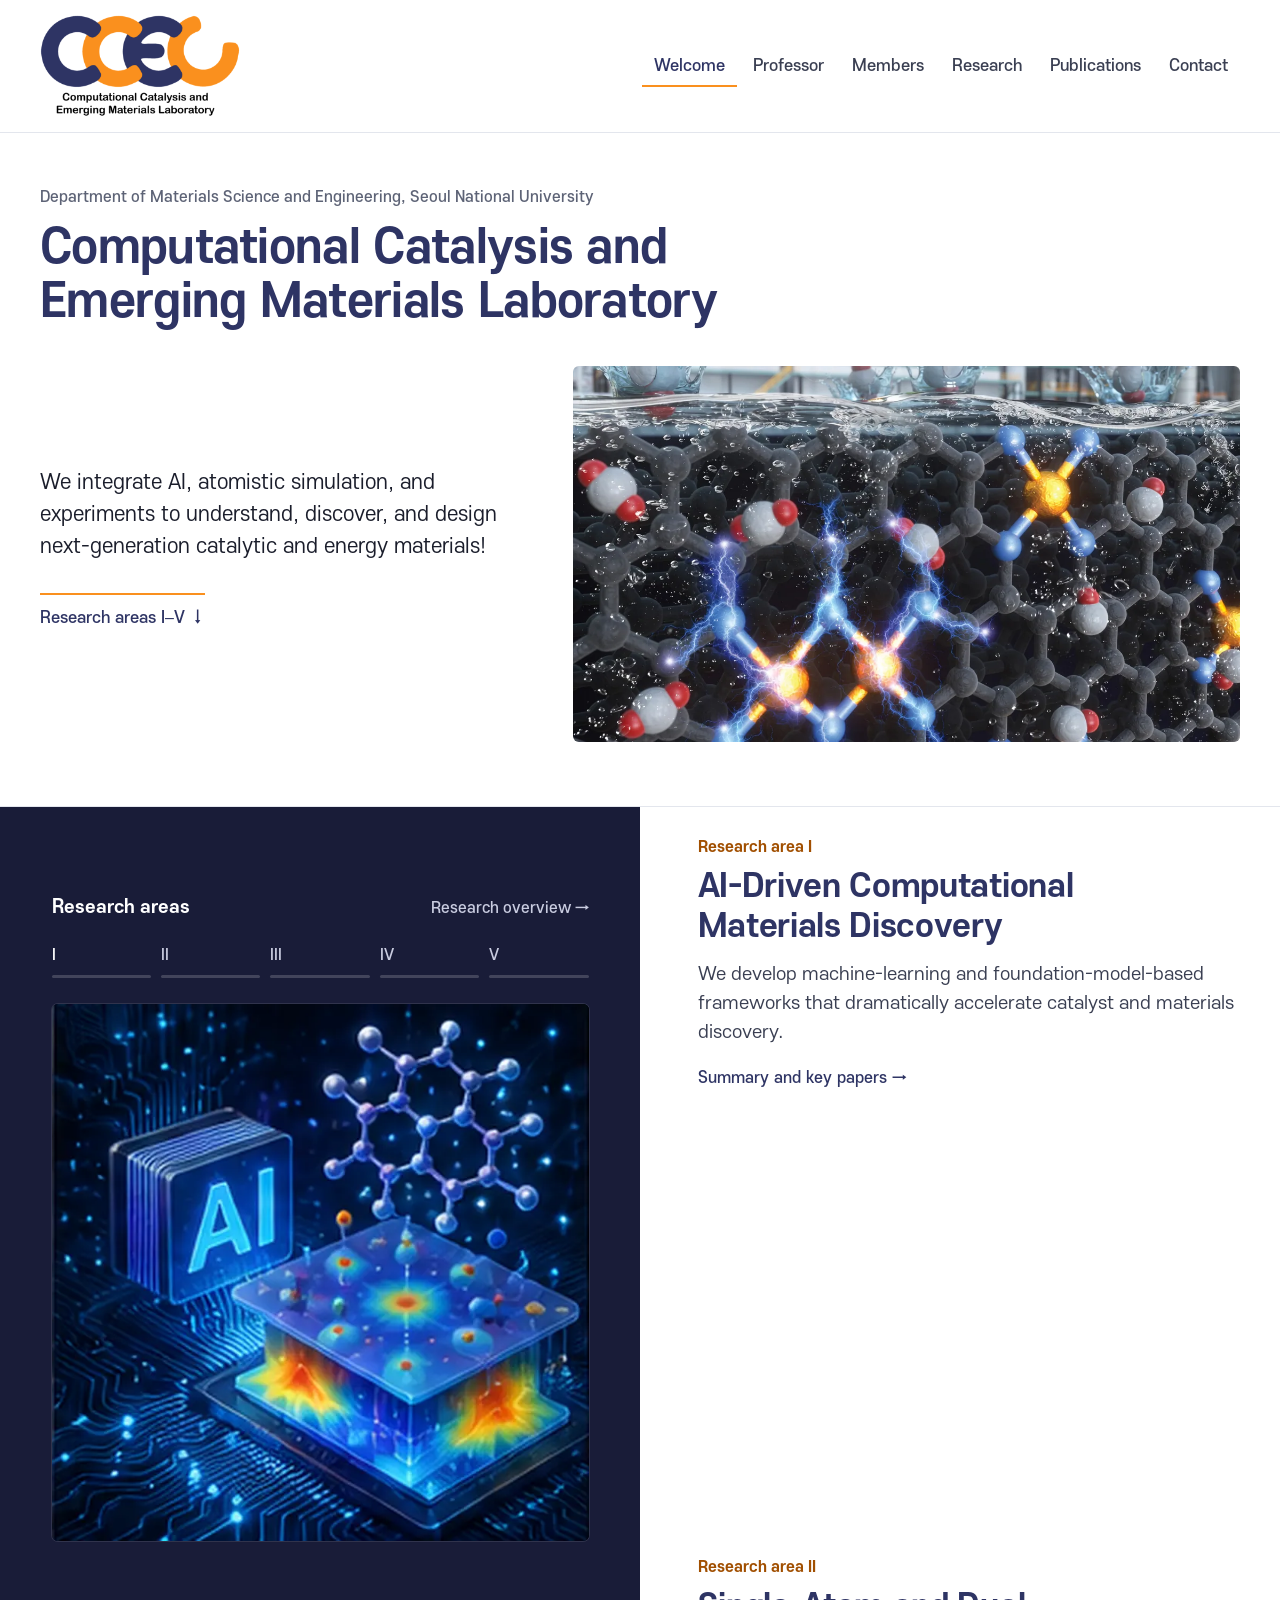
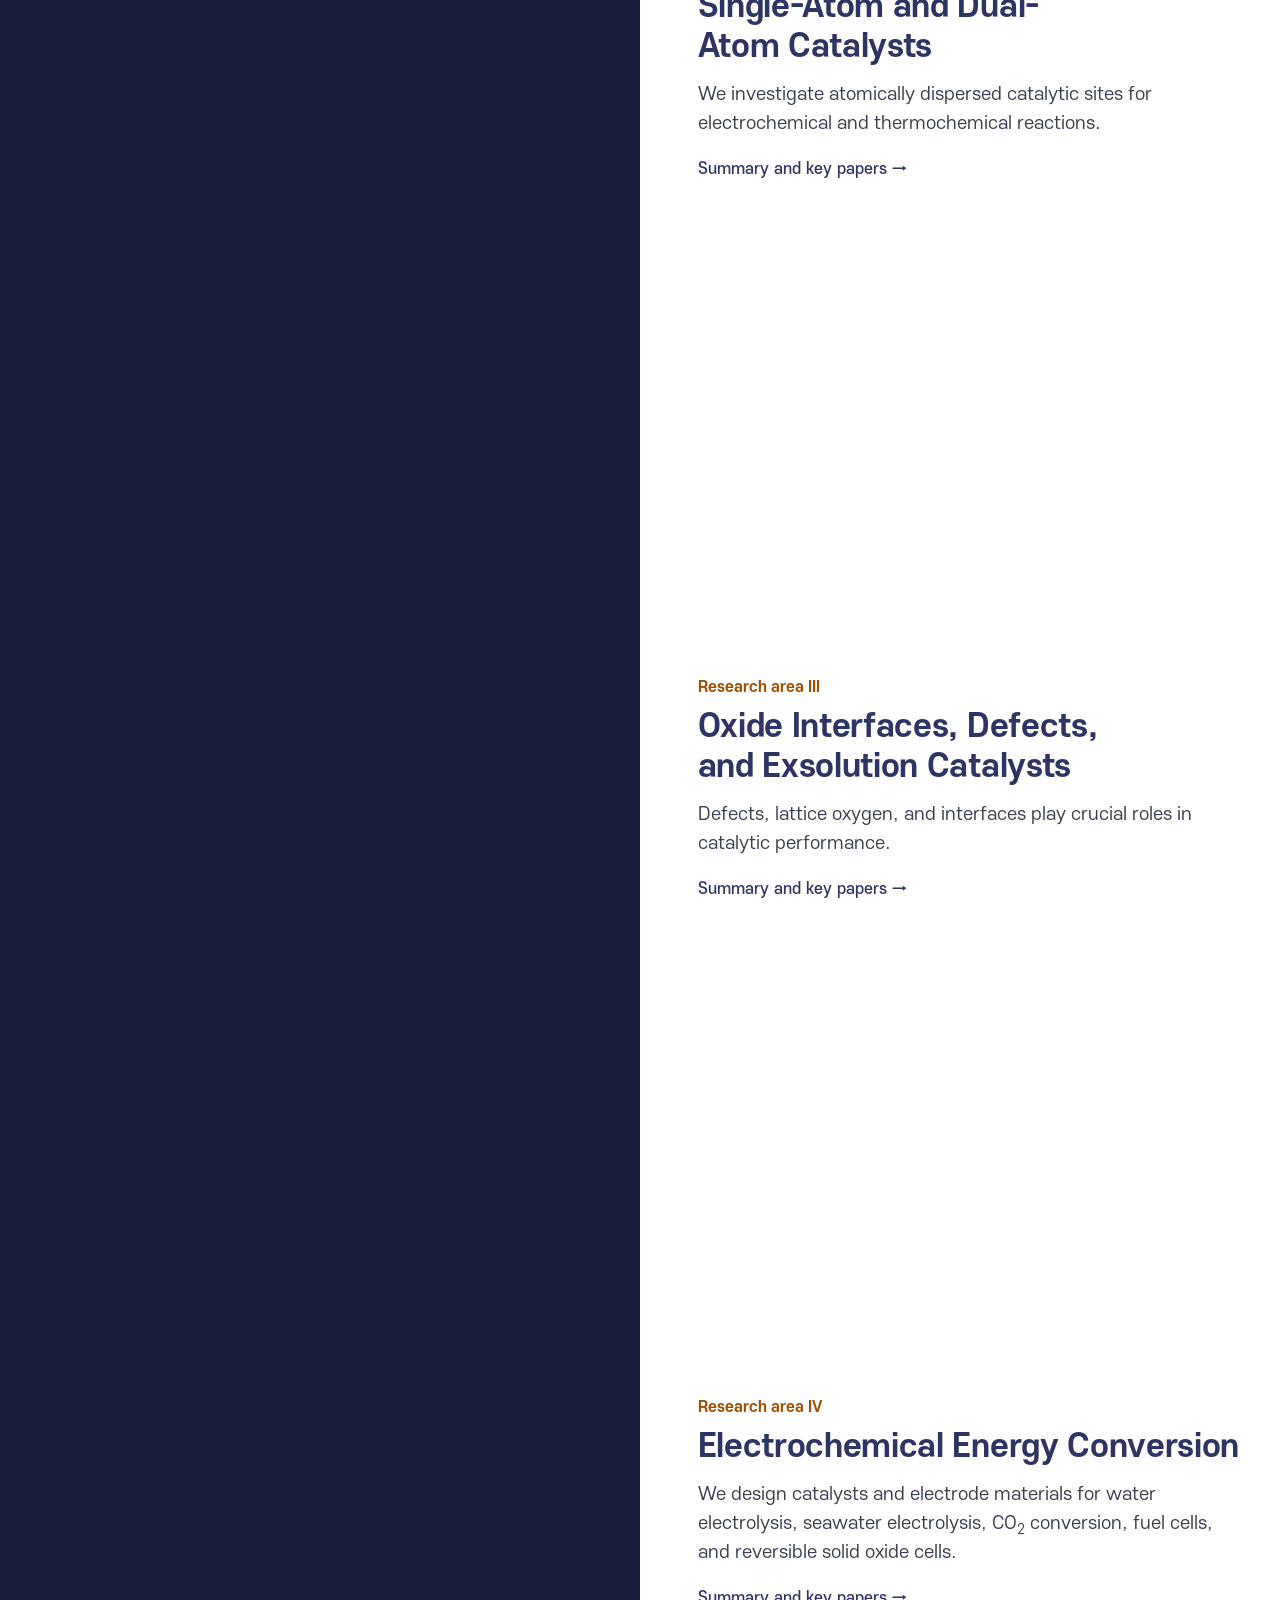
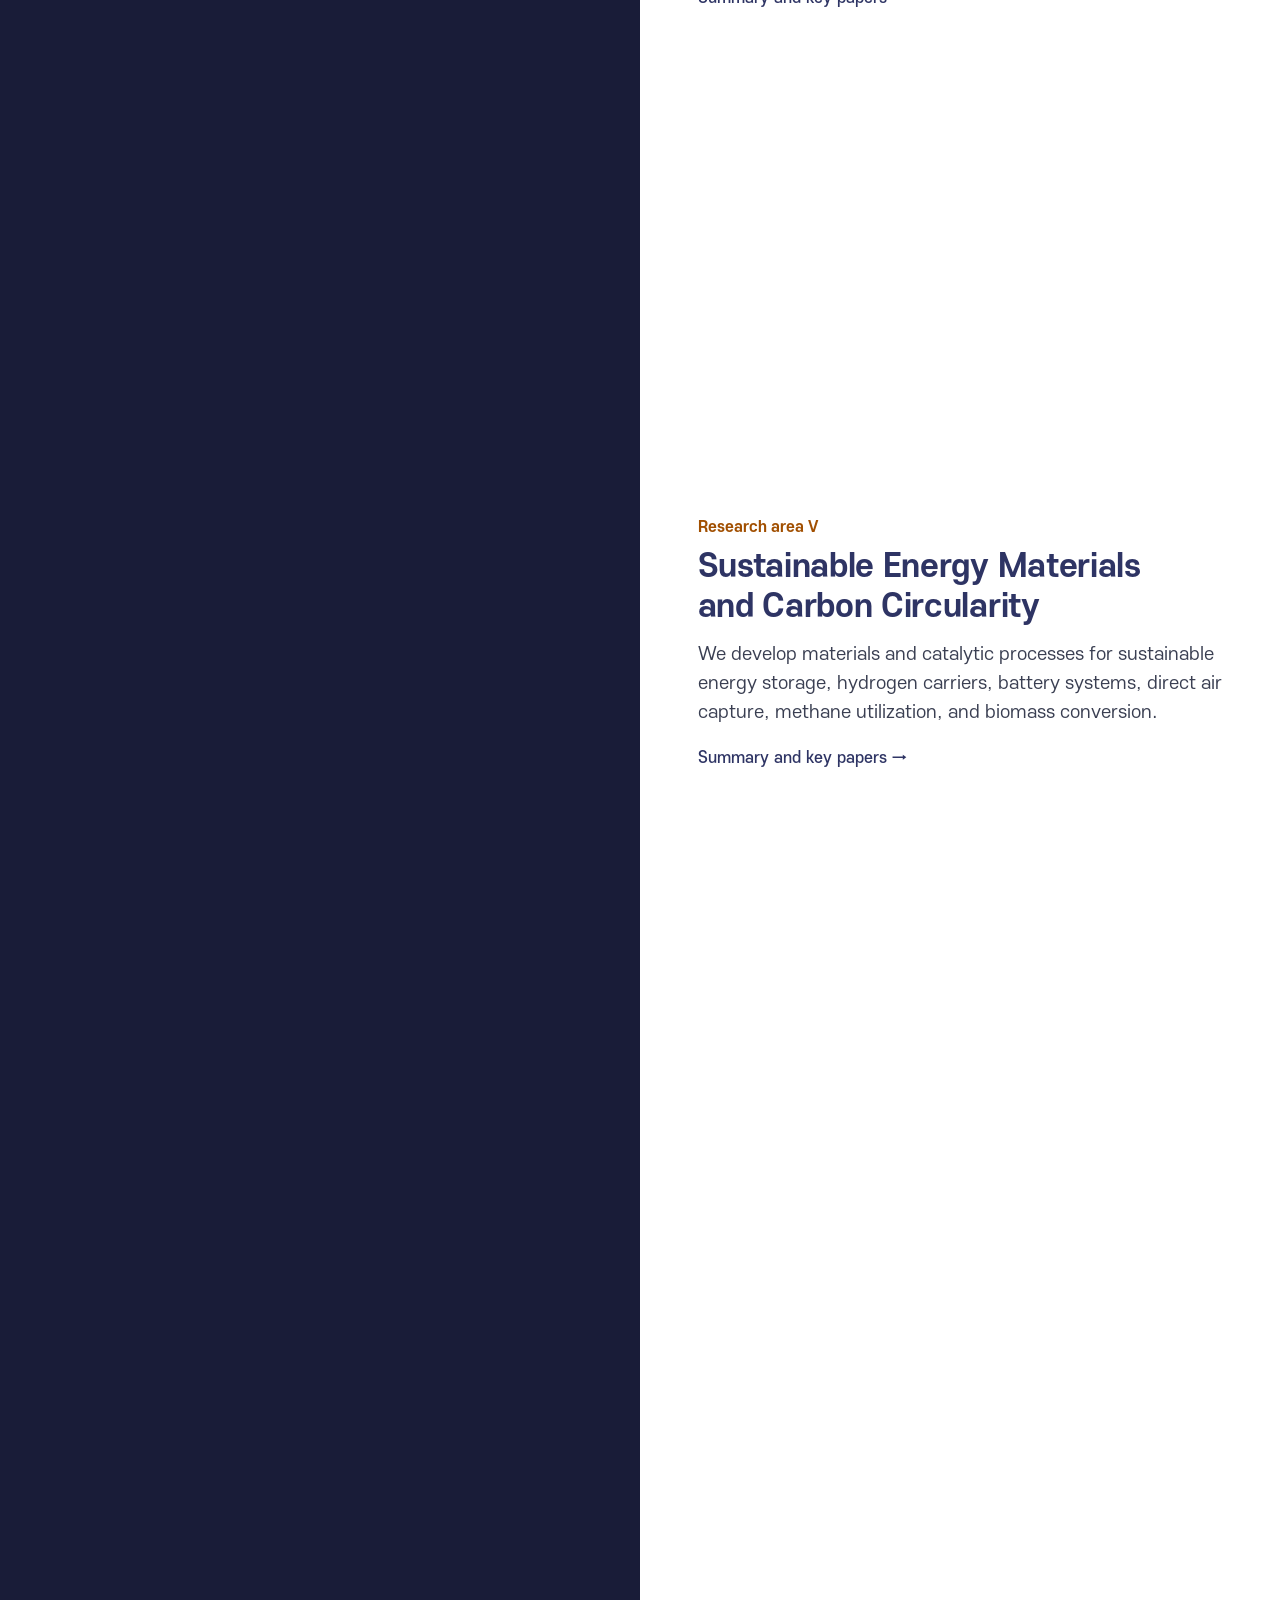
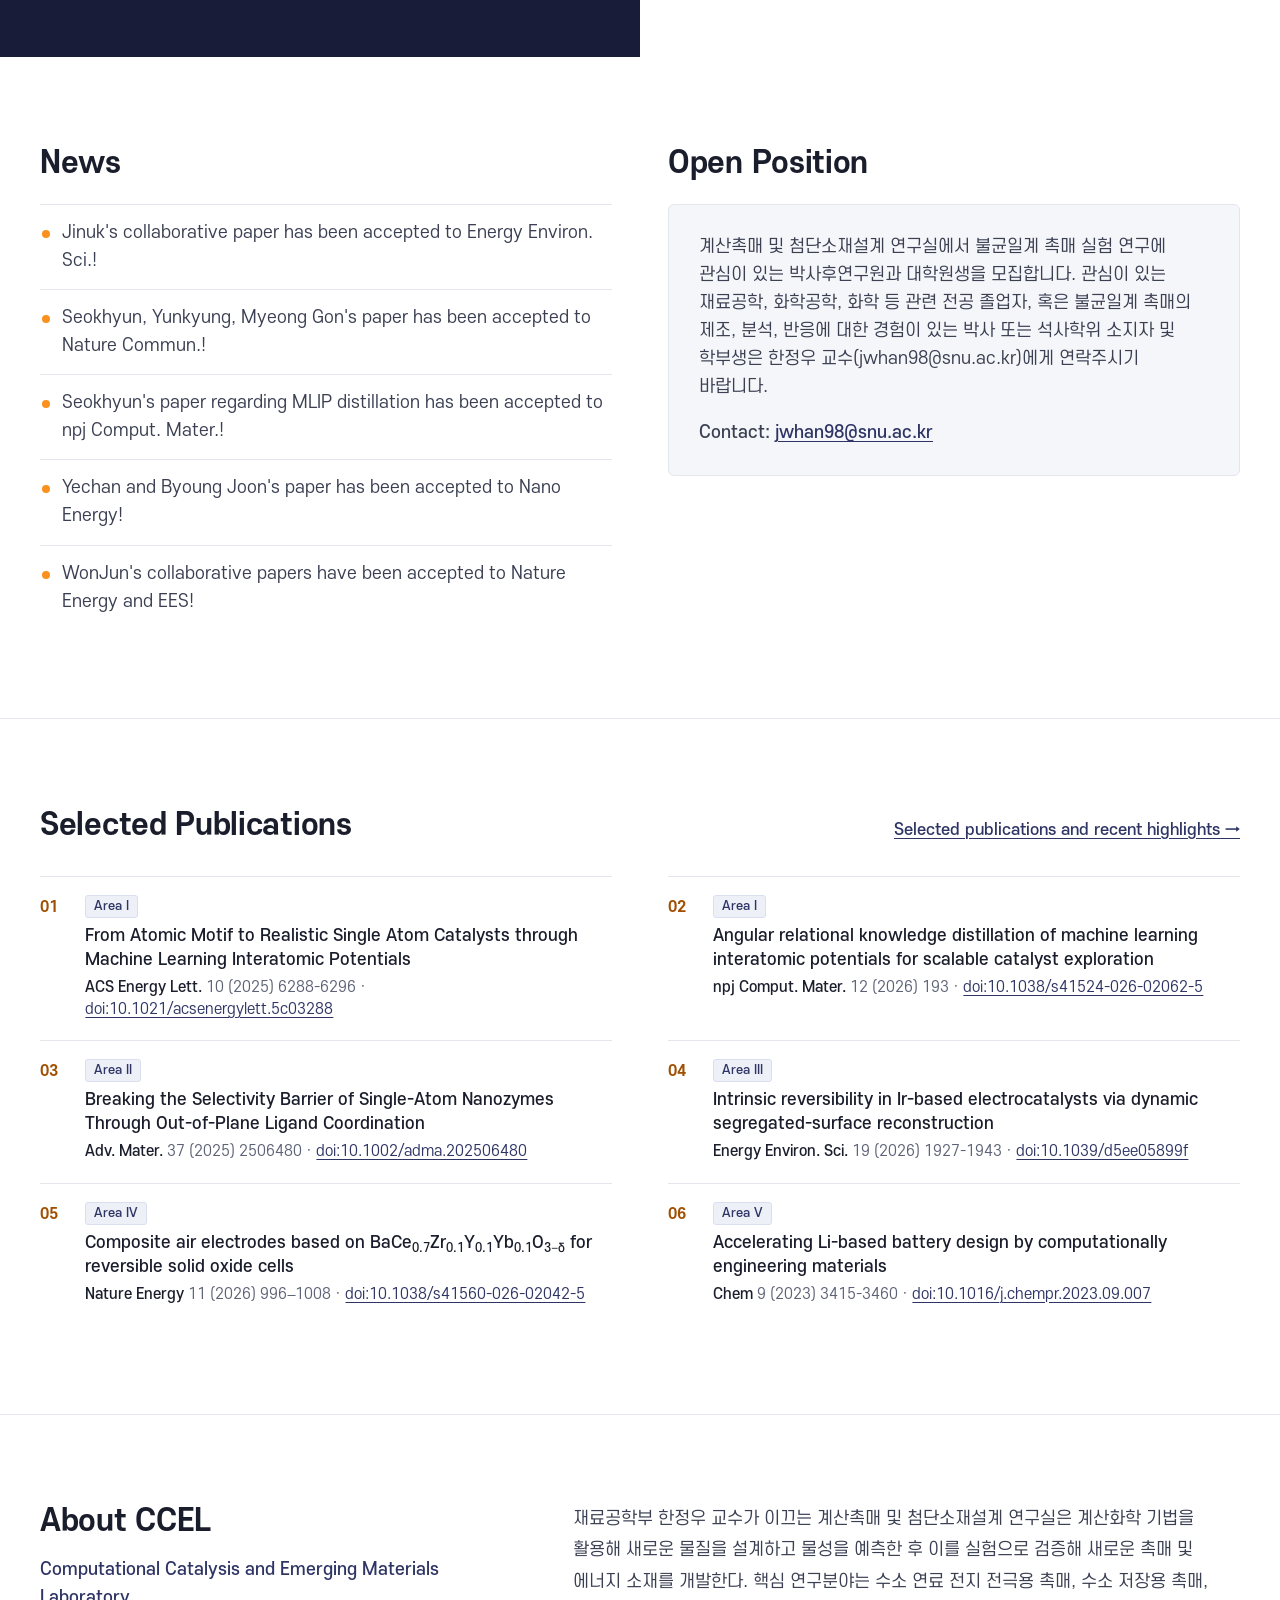
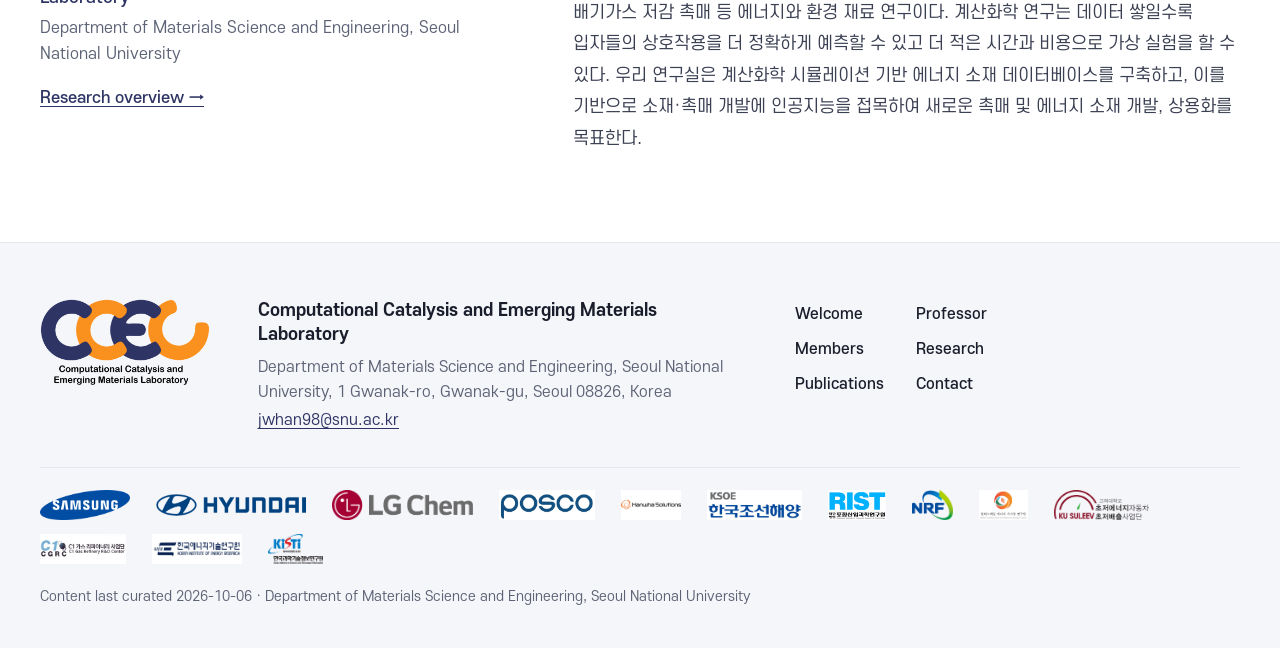
<file: index.html>
<!doctype html>
<html lang="en">
<head>
<meta name="robots" content="noindex, nofollow">
<meta charset="utf-8">
<meta name="viewport" content="width=device-width, initial-scale=1">
<title>CCEL</title>
<link rel="stylesheet" href="_shared/brand/brand.css">
<link rel="stylesheet" href="css/site.css">
<script>
  // start the (2 KB) frame manifest request in parallel with the data file; the hero poster comes from it
  window.CCEL_MANIFEST = fetch('_shared/scroll/manifest.json').then(function (r) { return r.ok ? r.json() : null; }).catch(function () { return null; });
</script>
</head>
<body class="page-home">
<a class="skip" href="#main">Skip to content</a>

<header class="site-header" id="top">
  <div class="wrap header-inner">
    <a class="brand" href="index.html"><img class="ccel-logo" data-logo alt="CCEL" width="200" height="102"></a>
    <button class="nav-toggle" type="button" aria-expanded="false" aria-controls="site-nav">Menu</button>
    <nav class="site-nav" id="site-nav" aria-label="Main">
      <ul>
        <li><a href="index.html" aria-current="page">Welcome</a></li>
        <li><a href="professor.html">Professor</a></li>
        <li><a href="members.html">Members</a></li>
        <li><a href="research.html">Research</a></li>
        <li><a href="publications.html">Publications</a></li>
        <li><a href="contact.html">Contact</a></li>
      </ul>
    </nav>
  </div>
</header>
<div class="bar" id="bar" aria-hidden="true">
  <div class="wrap bar-inner">
    <a class="bar-brand" href="index.html"><img class="bar-logo" data-logo alt="CCEL" width="128" height="65"></a>
    <button class="nav-toggle" type="button" aria-expanded="false" aria-controls="bar-nav">Menu</button>
    <nav class="site-nav" id="bar-nav" aria-label="Main (compact)"><ul></ul></nav>
    <a class="bar-top" href="#top">↑ Top</a>
  </div>
</div>

<main id="main">
  <section class="hero" aria-labelledby="hero-title">
    <div class="wrap">
      <p class="eyebrow" id="hero-affil"></p>
      <h1 id="hero-title"></h1>
      <div class="hero-grid">
        <div class="hero-text">
          <p class="lede" id="hero-tagline"></p>
          <a class="hero-next" href="#research">Research areas I–V <span aria-hidden="true">↓</span></a>
        </div>
        <figure class="hero-fig"><img id="hero-poster" alt="" width="1280" height="720" fetchpriority="high" decoding="async"></figure>
      </div>
    </div>
  </section>

  <!-- the one scroll-driven moment: five research chapters; full chapter content lives on research.html -->
  <section id="research" class="research-stage" aria-label="Research areas">
    <div class="stage-mhead wrap">
      <h2 class="section-title">Research areas</h2>
      <a class="more" href="research.html">Research overview →</a>
    </div>
    <div class="stage" id="stage"></div>
  </section>

  <section id="news" class="section" aria-labelledby="news-title">
    <div class="wrap two-col">
      <div>
        <h2 class="section-title" id="news-title">News</h2>
        <ul class="news-list" id="news-list"></ul>
      </div>
      <div id="open-position">
        <h2 class="section-title" id="open-title">Open Position</h2>
        <div class="join-box">
          <p lang="ko" id="opening"></p>
          <p class="mail" id="opening-mail"></p>
        </div>
      </div>
    </div>
  </section>

  <section id="publications" class="section" aria-labelledby="pub-title">
    <div class="wrap">
      <div class="section-head">
        <h2 class="section-title" id="pub-title">Selected Publications</h2>
        <a class="more" href="publications.html#selected">Selected publications and recent highlights →</a>
      </div>
      <ol class="sel-list" id="sel-list"></ol>
    </div>
  </section>

  <section id="about" class="section" aria-labelledby="about-title">
    <div class="wrap about-grid">
      <div>
        <h2 class="section-title" id="about-title">About CCEL</h2>
        <p class="about-name" id="about-name"></p>
        <p class="about-affil" id="about-affil"></p>
        <p class="about-more"><a href="research.html">Research overview →</a></p>
      </div>
      <p class="about-ko" lang="ko" id="about-ko"></p>
    </div>
  </section>
</main>

<footer class="site-footer" id="contact"><div class="wrap" id="footer-body"></div></footer>

<noscript><p class="wrap" style="padding:24px 0">This page renders from the lab's data file and needs JavaScript.</p></noscript>
<script src="_shared/content.js"></script>
<script src="js/common.js"></script>
<script src="js/stage.js"></script>
<script src="js/home.js"></script>
</body>
</html>
</file>
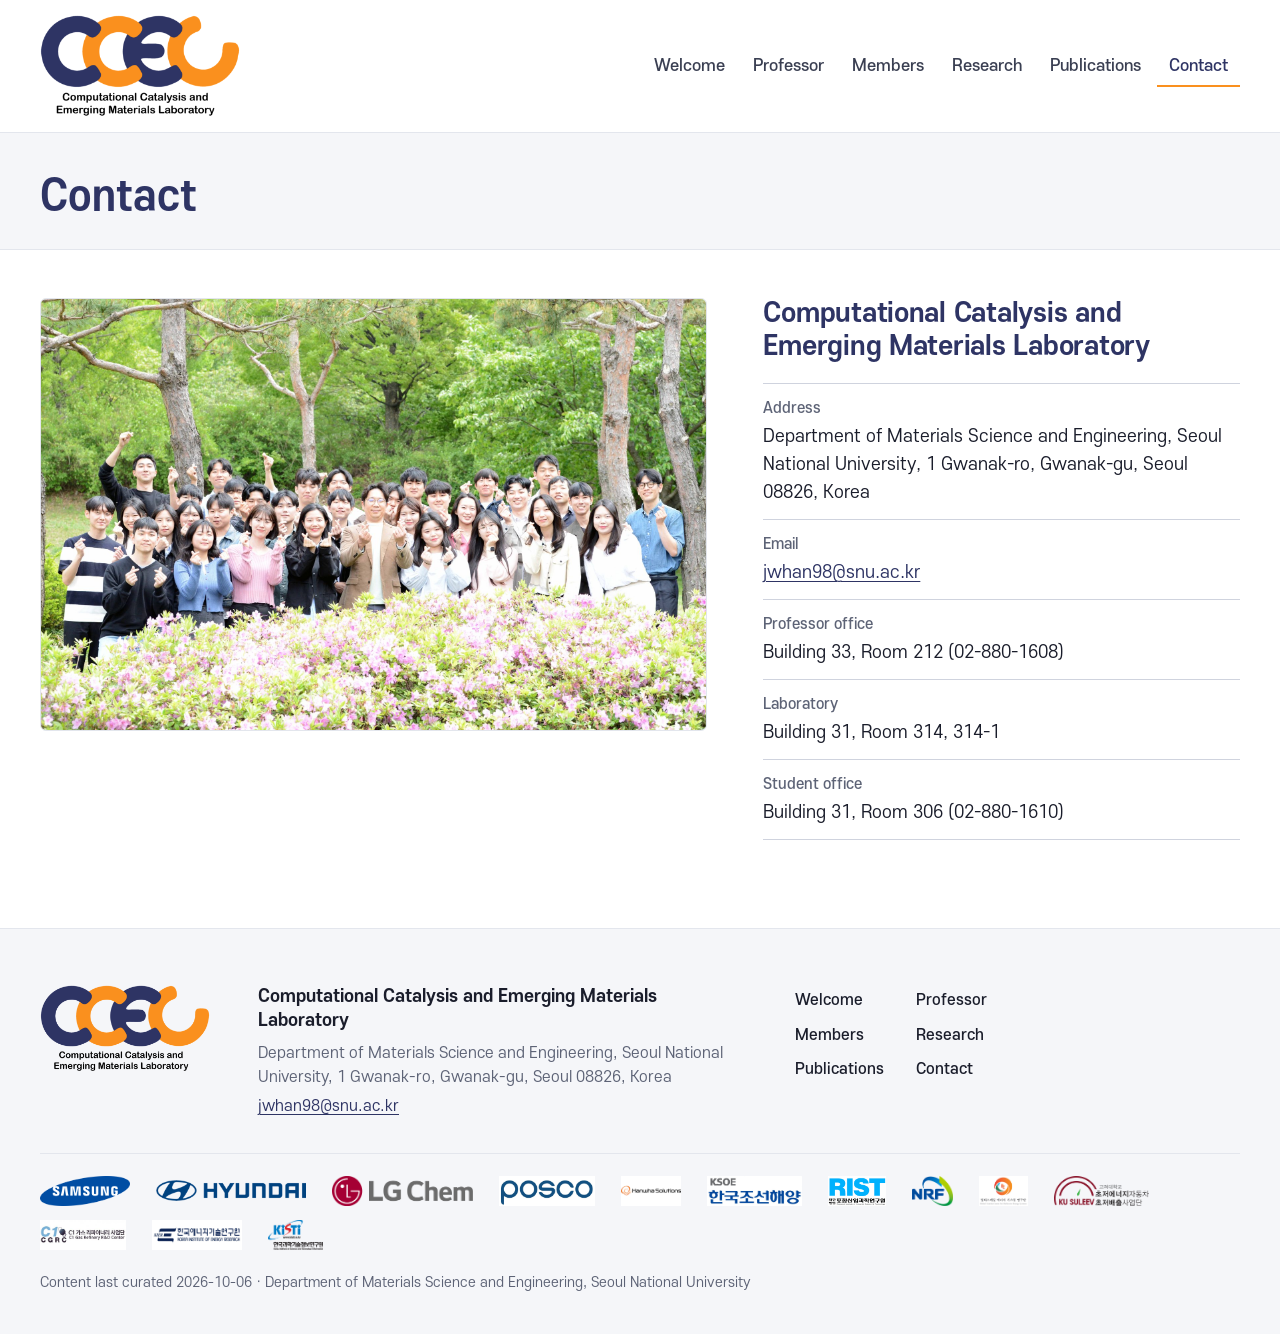
<file: contact.html>
<!doctype html>
<html lang="en">
<head>
<meta name="robots" content="noindex, nofollow">
<meta charset="utf-8">
<meta name="viewport" content="width=device-width, initial-scale=1">
<title>Contact · CCEL</title>
<link rel="stylesheet" href="_shared/brand/brand.css">
<link rel="stylesheet" href="css/site.css">
</head>
<body class="page-contact">
<a class="skip" href="#main">Skip to content</a>

<header class="site-header" id="top">
  <div class="wrap header-inner">
    <a class="brand" href="index.html"><img class="ccel-logo" data-logo alt="CCEL" width="200" height="102"></a>
    <button class="nav-toggle" type="button" aria-expanded="false" aria-controls="site-nav">Menu</button>
    <nav class="site-nav" id="site-nav" aria-label="Main">
      <ul>
        <li><a href="index.html">Welcome</a></li>
        <li><a href="professor.html">Professor</a></li>
        <li><a href="members.html">Members</a></li>
        <li><a href="research.html">Research</a></li>
        <li><a href="publications.html">Publications</a></li>
        <li><a href="contact.html" aria-current="page">Contact</a></li>
      </ul>
    </nav>
  </div>
</header>
<div class="bar" id="bar" aria-hidden="true">
  <div class="wrap bar-inner">
    <a class="bar-brand" href="index.html"><img class="bar-logo" data-logo alt="CCEL" width="128" height="65"></a>
    <button class="nav-toggle" type="button" aria-expanded="false" aria-controls="bar-nav">Menu</button>
    <nav class="site-nav" id="bar-nav" aria-label="Main (compact)"><ul></ul></nav>
    <a class="bar-top" href="#top">↑ Top</a>
  </div>
</div>

<main id="main">
  <section class="page-head contact-head">
    <div class="wrap"><h1>Contact</h1></div>
  </section>

  <section class="contact-sec" aria-labelledby="contact-lab">
    <div class="wrap contact-grid">
      <figure class="group-photo"><img id="group-photo" alt="" decoding="async" fetchpriority="high"></figure>
      <div class="contact-body">
        <h2 class="section-title" id="contact-lab"></h2>
        <dl class="contact-dl" id="contact-dl"></dl>
      </div>
    </div>
  </section>
</main>

<footer class="site-footer"><div class="wrap" id="footer-body"></div></footer>

<noscript><p class="wrap" style="padding:24px 0">This page renders from the lab's data file and needs JavaScript.</p></noscript>
<script src="_shared/content.js"></script>
<script src="js/common.js"></script>
<script src="js/contact.js"></script>
</body>
</html>
</file>
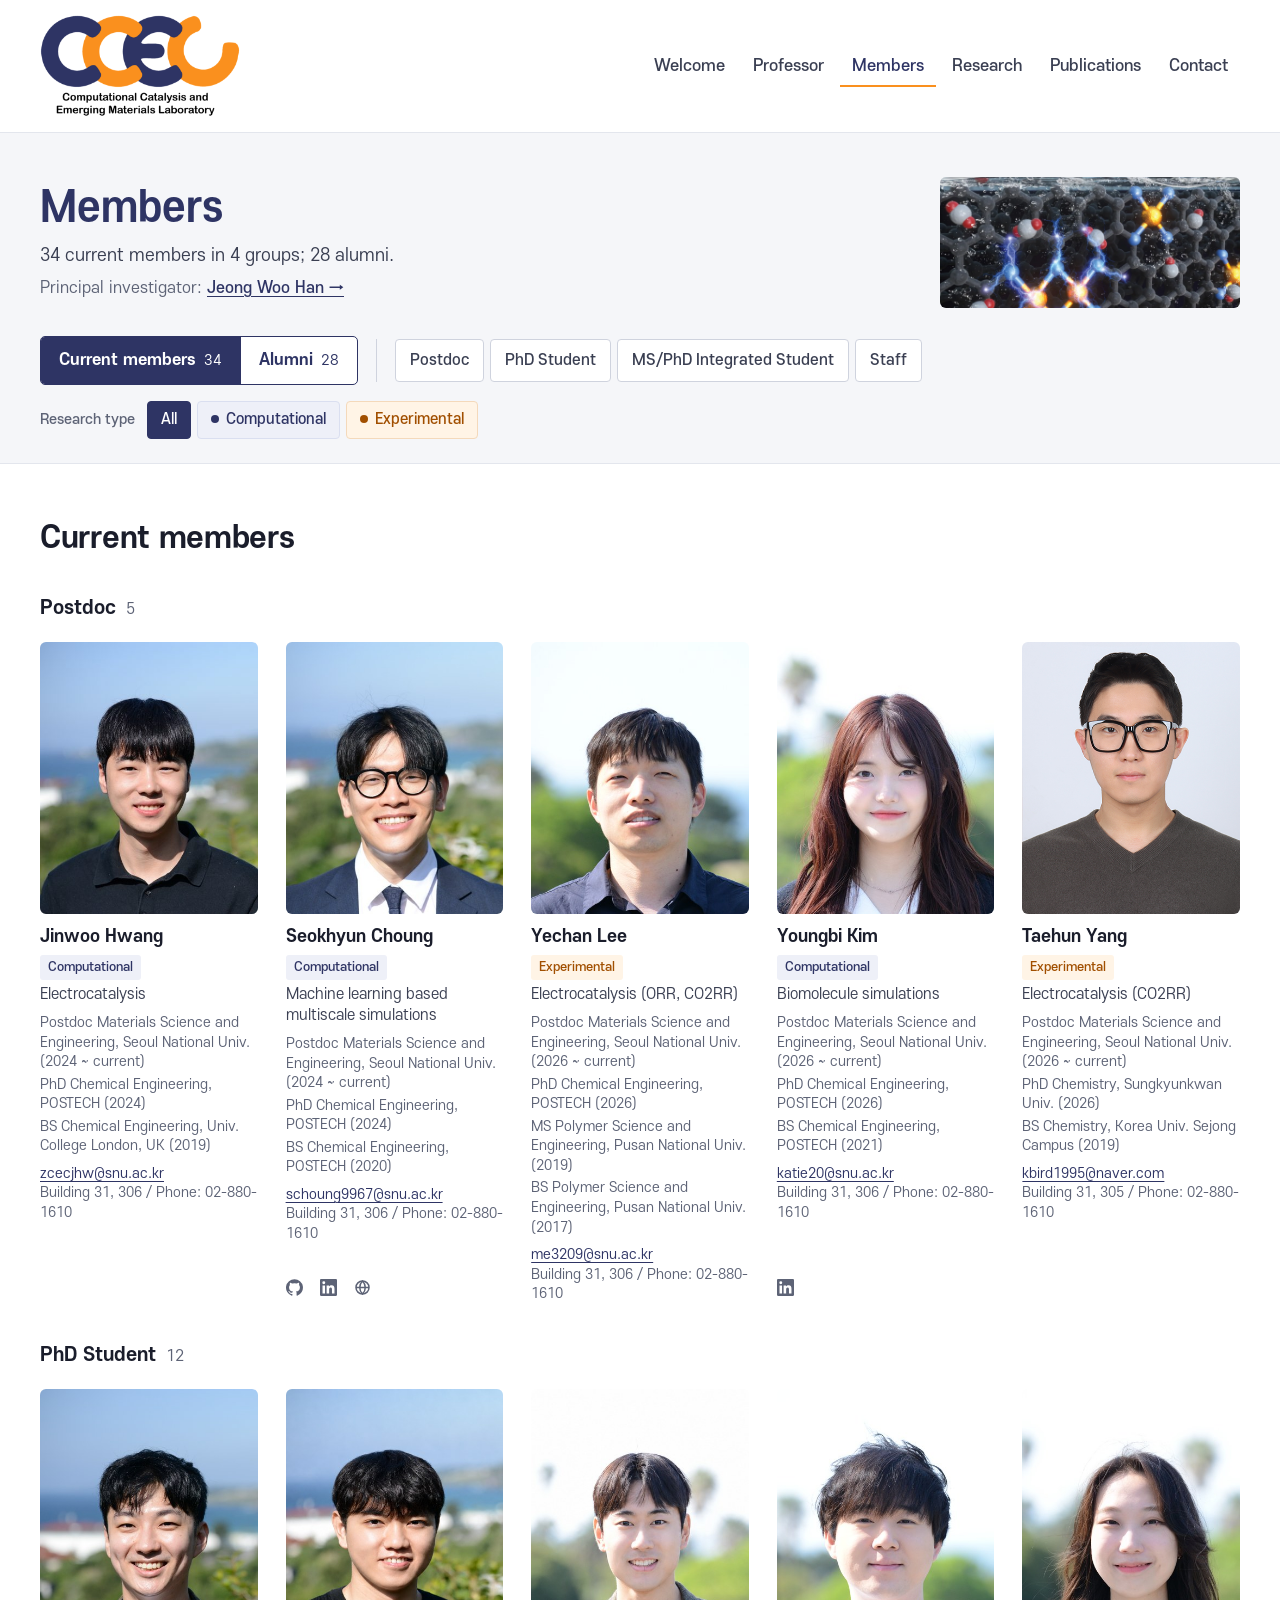
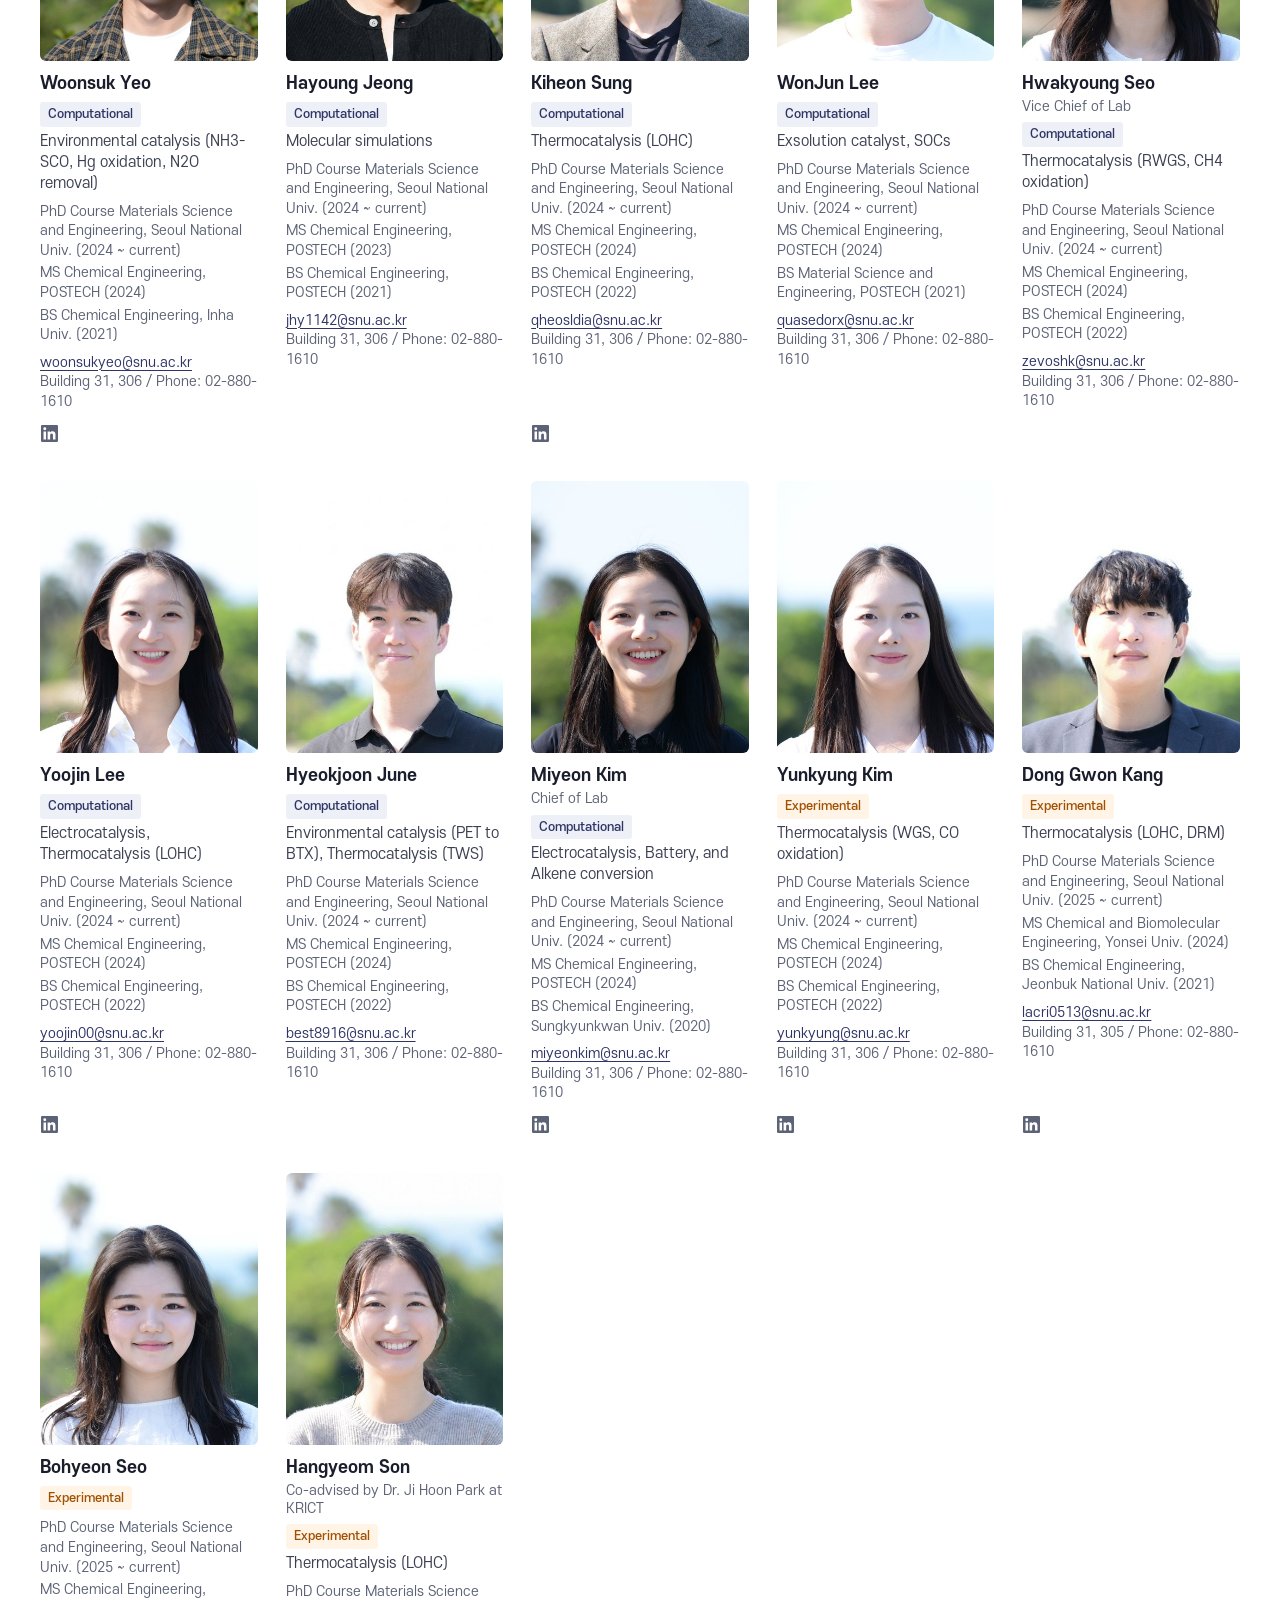
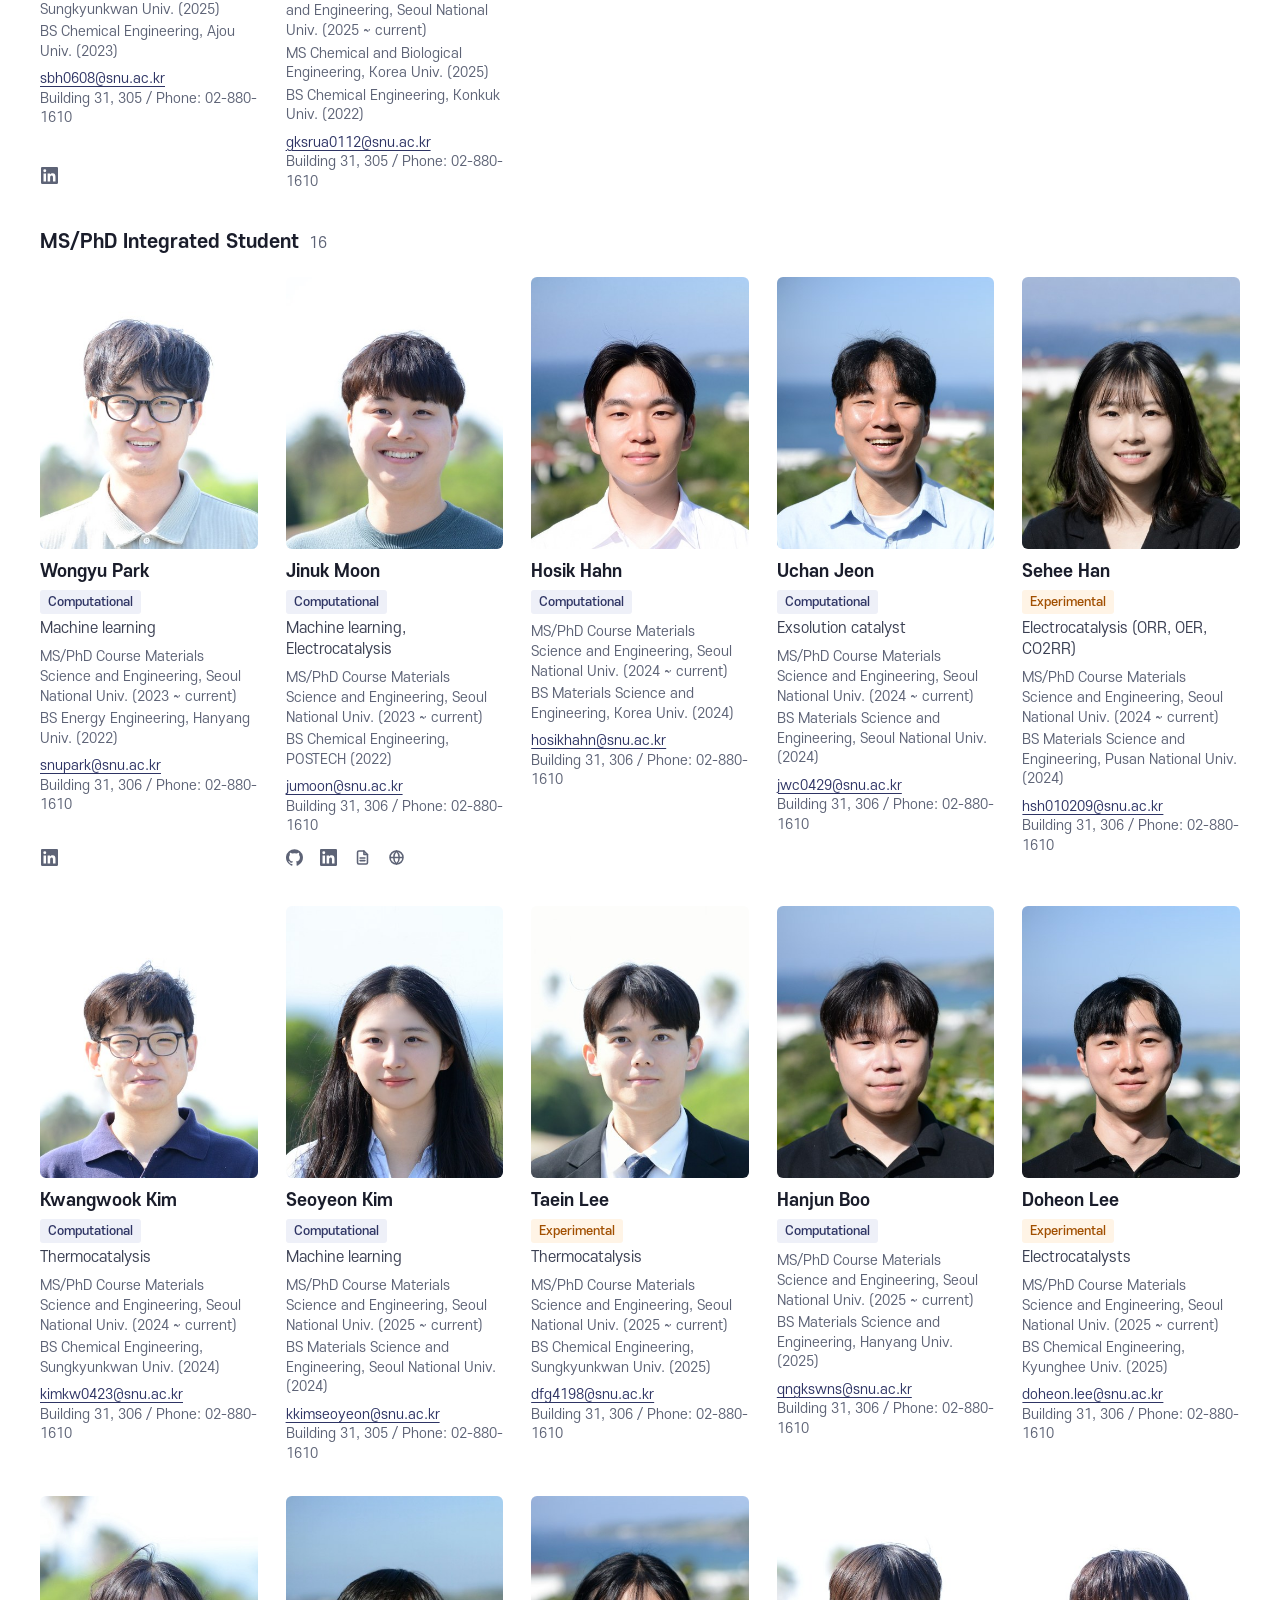
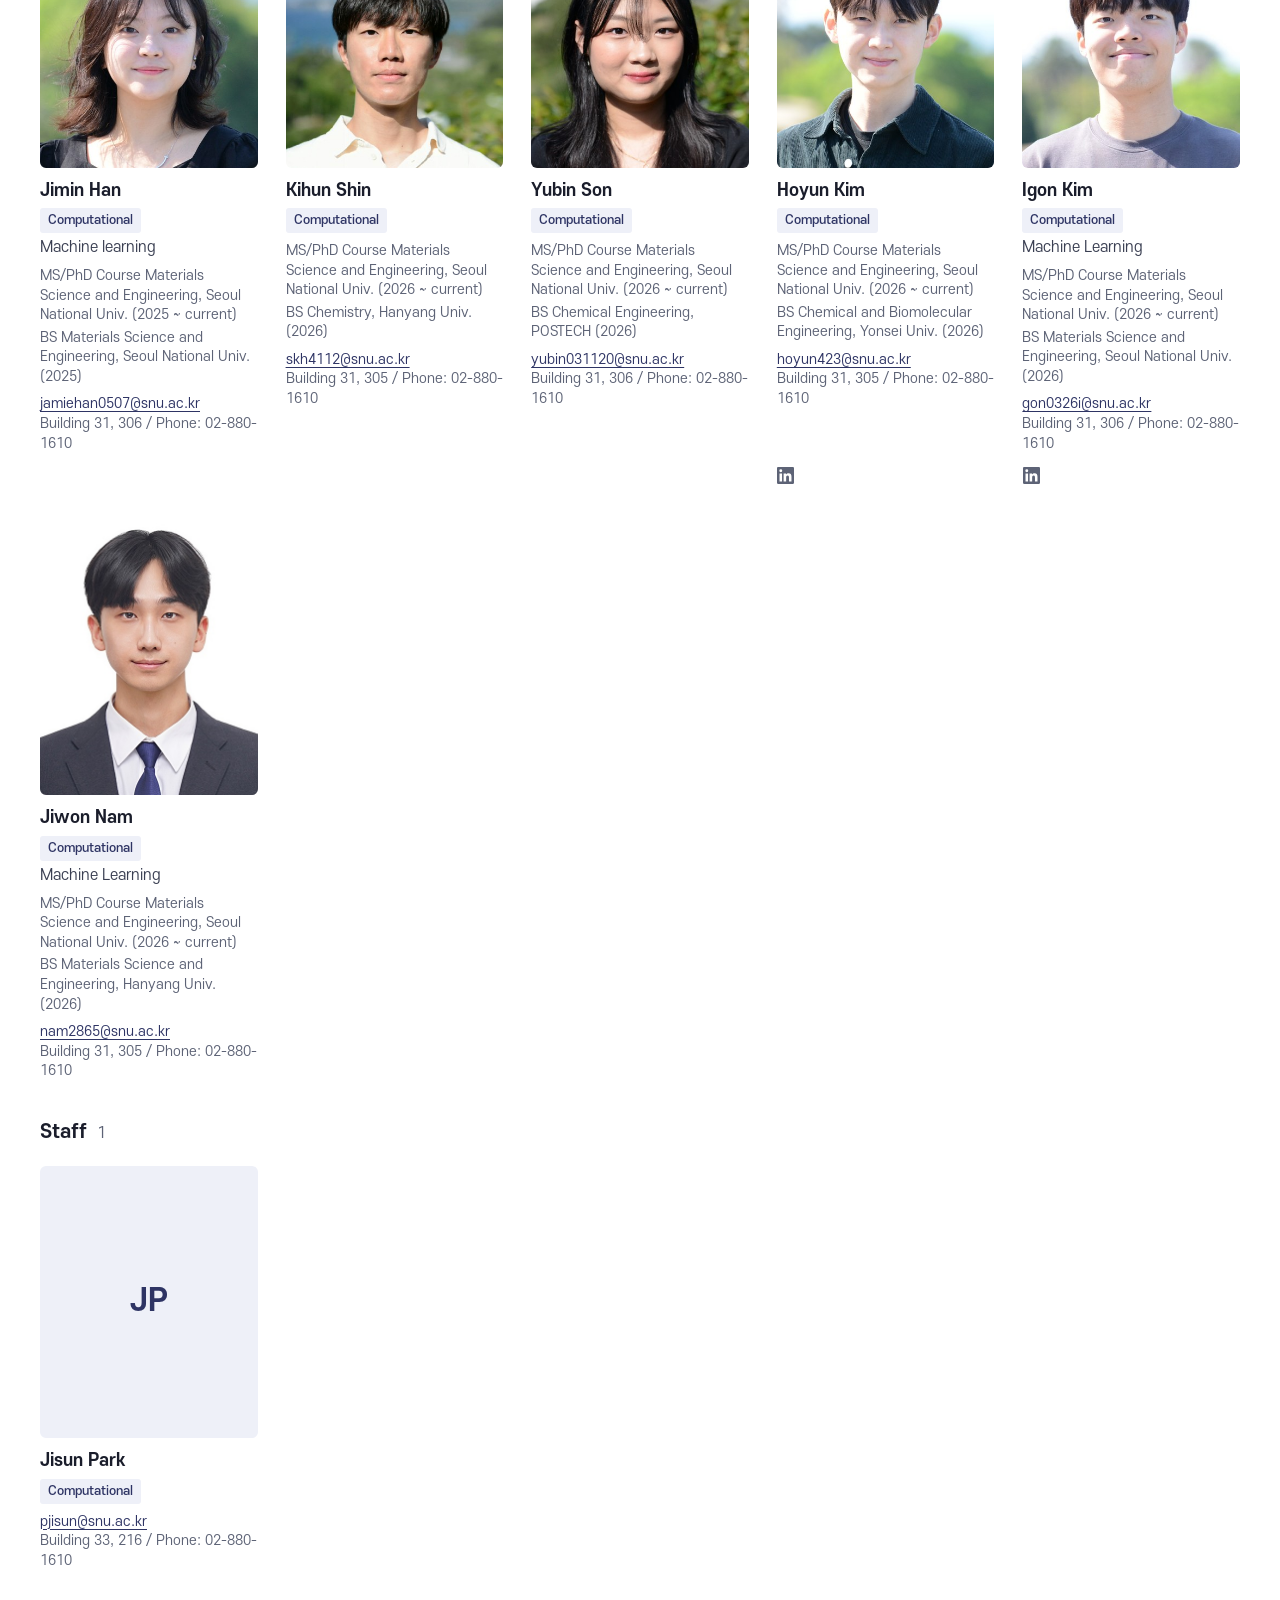
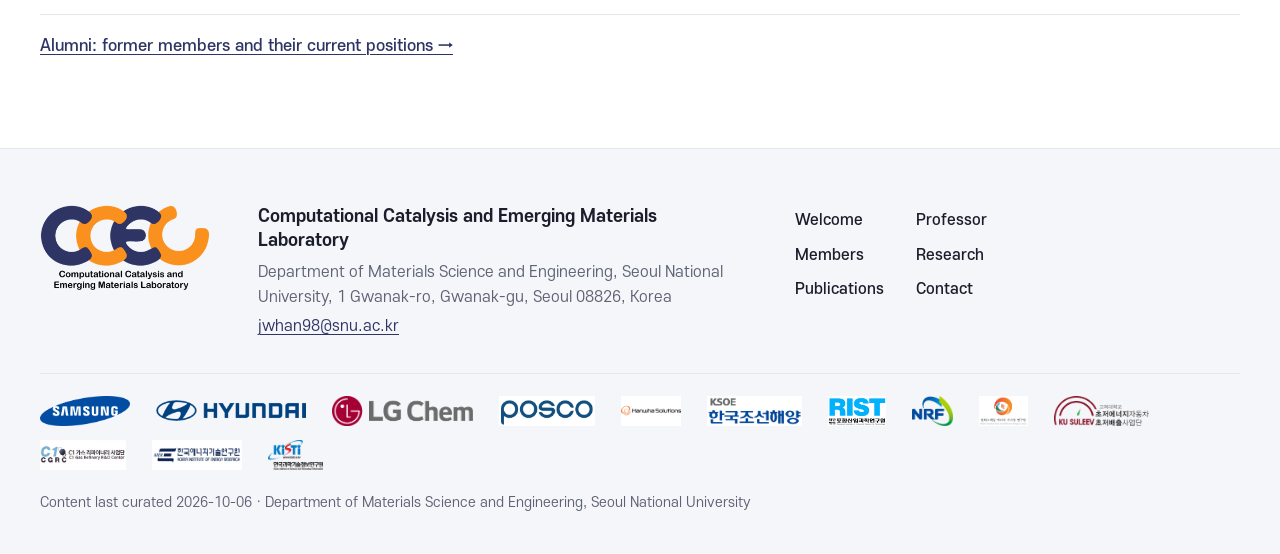
<file: members.html>
<!doctype html>
<html lang="en">
<head>
<meta name="robots" content="noindex, nofollow">
<meta charset="utf-8">
<meta name="viewport" content="width=device-width, initial-scale=1">
<title>Members · CCEL</title>
<link rel="stylesheet" href="_shared/brand/brand.css">
<link rel="stylesheet" href="css/site.css">
<script>
  // current members first; #alumni or #alumni-<group> opens the alumni view (set before first paint, no flash)
  document.documentElement.setAttribute('data-view', /^#alumni(-|$)/.test(location.hash) ? 'alumni' : 'members');
</script>
</head>
<body class="page-people">
<a class="skip" href="#main">Skip to content</a>

<header class="site-header" id="top">
  <div class="wrap header-inner">
    <a class="brand" href="index.html"><img class="ccel-logo" data-logo alt="CCEL" width="200" height="102"></a>
    <button class="nav-toggle" type="button" aria-expanded="false" aria-controls="site-nav">Menu</button>
    <nav class="site-nav" id="site-nav" aria-label="Main">
      <ul>
        <li><a href="index.html">Welcome</a></li>
        <li><a href="professor.html">Professor</a></li>
        <li><a href="members.html" aria-current="page">Members</a></li>
        <li><a href="research.html">Research</a></li>
        <li><a href="publications.html">Publications</a></li>
        <li><a href="contact.html">Contact</a></li>
      </ul>
    </nav>
  </div>
</header>
<div class="bar" id="bar" aria-hidden="true">
  <div class="wrap bar-inner">
    <a class="bar-brand" href="index.html"><img class="bar-logo" data-logo alt="CCEL" width="128" height="65"></a>
    <button class="nav-toggle" type="button" aria-expanded="false" aria-controls="bar-nav">Menu</button>
    <nav class="site-nav" id="bar-nav" aria-label="Main (compact)"><ul></ul></nav>
    <a class="bar-top" href="#top">↑ Top</a>
  </div>
</div>

<main id="main">
  <section class="page-head people-head">
    <div class="wrap page-head-grid">
      <div>
        <h1>Members</h1>
        <p id="people-summary"></p>
        <p class="prof-link" id="prof-link"></p>
      </div>
      <div class="strip"><img id="strip-img" alt="" width="1280" height="560" decoding="async"></div>
    </div>
    <div class="wrap view-bar" id="view-bar">
      <div class="view-row">
        <div class="view-switch" role="group" aria-label="Show current members or alumni">
          <a href="#members" data-show="members">Current members <span class="n" id="n-members"></span></a>
          <a href="#alumni" data-show="alumni">Alumni <span class="n" id="n-alumni"></span></a>
        </div>
        <nav class="group-jumps" id="jumps-members" aria-label="Current member groups"></nav>
        <nav class="group-jumps" id="jumps-alumni" aria-label="Alumni groups"></nav>
      </div>
      <div class="filter-row" role="group" aria-label="Research type">
        <span class="filter-label">Research type</span>
        <button type="button" data-type="" aria-pressed="true">All</button>
        <button type="button" class="computational" data-type="computational" aria-pressed="false"><span class="dot" aria-hidden="true"></span>Computational</button>
        <button type="button" class="experimental" data-type="experimental" aria-pressed="false"><span class="dot" aria-hidden="true"></span>Experimental</button>
      </div>
    </div>
  </section>

  <section id="members" class="section people-view" aria-labelledby="members-title">
    <div class="wrap">
      <h2 class="section-title" id="members-title">Current members</h2>
      <div id="member-groups"></div>
      <p class="view-next"><a href="#alumni">Alumni: former members and their current positions →</a></p>
    </div>
  </section>

  <section id="alumni" class="section people-view" aria-labelledby="alumni-title">
    <div class="wrap">
      <h2 class="section-title" id="alumni-title">Alumni</h2>
      <div id="alumni-groups"></div>
      <p class="view-next"><a href="#members">← Current members</a></p>
    </div>
  </section>
</main>

<footer class="site-footer"><div class="wrap" id="footer-body"></div></footer>

<script src="_shared/content.js"></script>
<script src="js/common.js"></script>
<script src="js/people.js"></script>
</body>
</html>
</file>
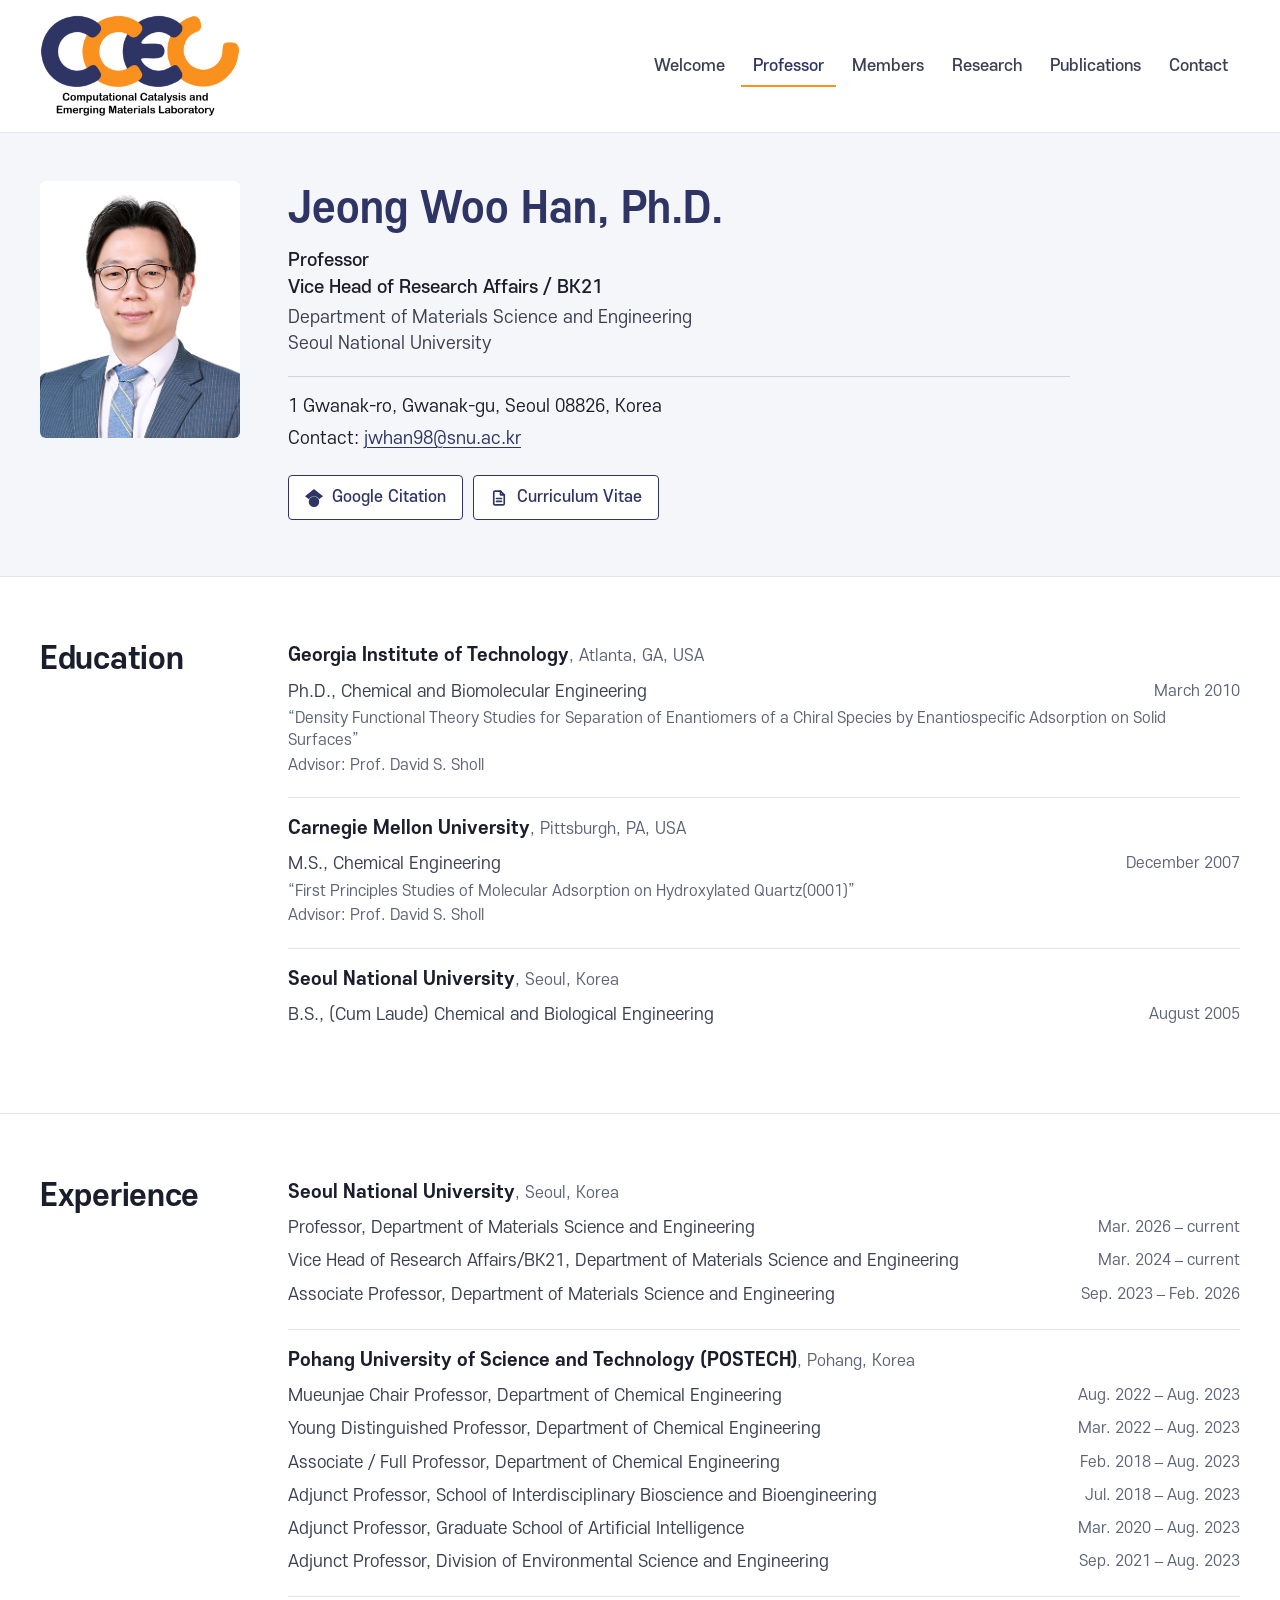
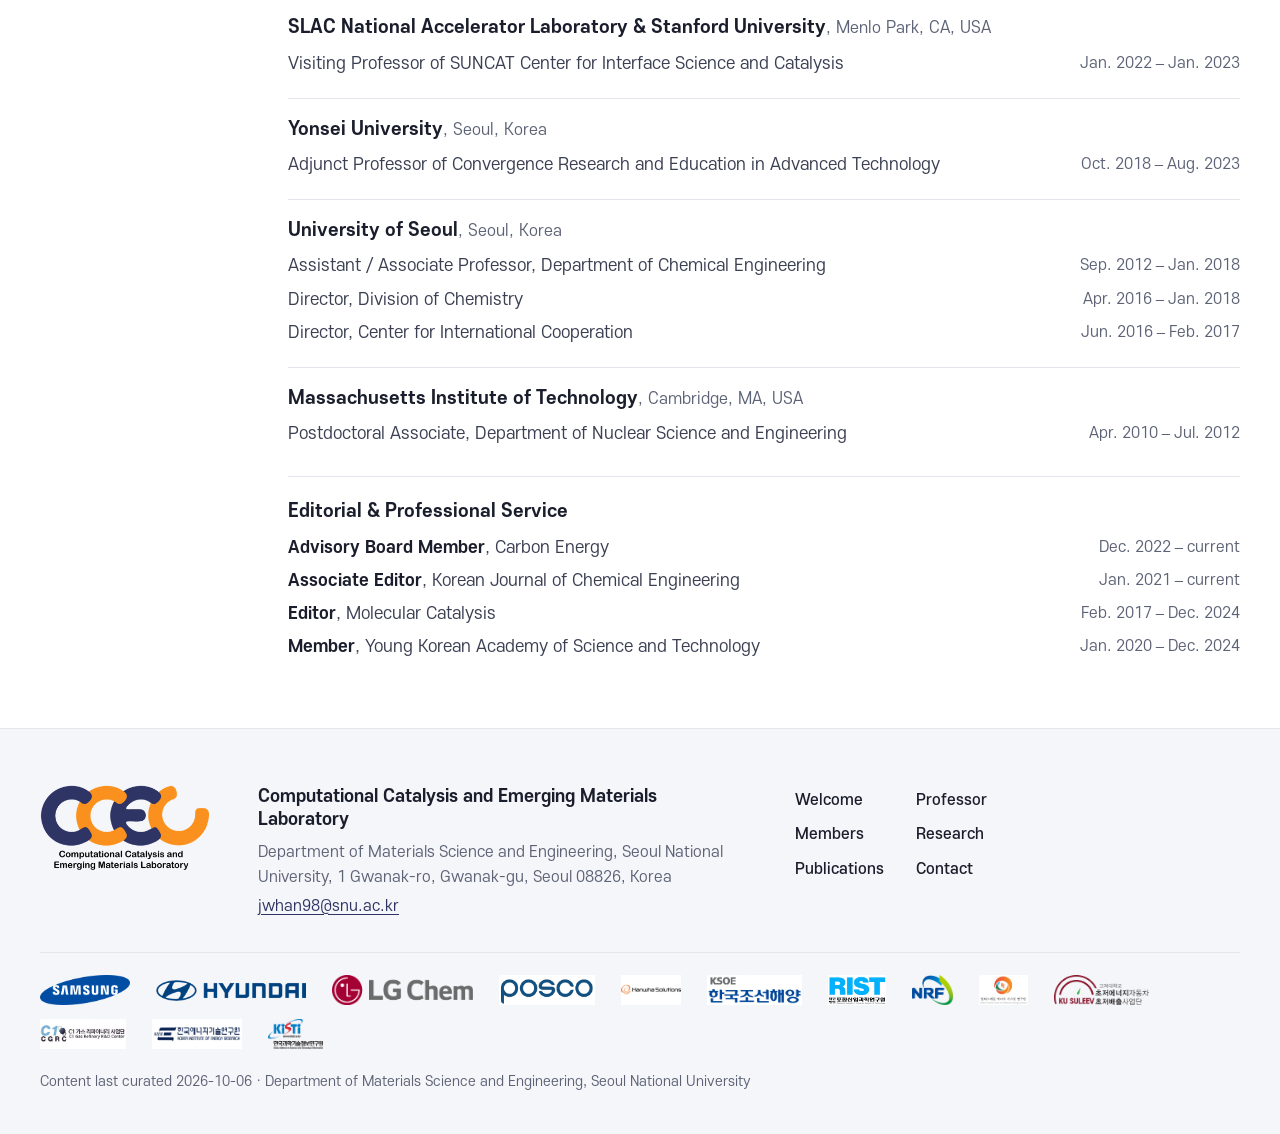
<file: professor.html>
<!doctype html>
<html lang="en">
<head>
<meta name="robots" content="noindex, nofollow">
<meta charset="utf-8">
<meta name="viewport" content="width=device-width, initial-scale=1">
<title>Professor · CCEL</title>
<link rel="stylesheet" href="_shared/brand/brand.css">
<link rel="stylesheet" href="css/site.css">
</head>
<body class="page-professor">
<a class="skip" href="#main">Skip to content</a>

<header class="site-header" id="top">
  <div class="wrap header-inner">
    <a class="brand" href="index.html"><img class="ccel-logo" data-logo alt="CCEL" width="200" height="102"></a>
    <button class="nav-toggle" type="button" aria-expanded="false" aria-controls="site-nav">Menu</button>
    <nav class="site-nav" id="site-nav" aria-label="Main">
      <ul>
        <li><a href="index.html">Welcome</a></li>
        <li><a href="professor.html" aria-current="page">Professor</a></li>
        <li><a href="members.html">Members</a></li>
        <li><a href="research.html">Research</a></li>
        <li><a href="publications.html">Publications</a></li>
        <li><a href="contact.html">Contact</a></li>
      </ul>
    </nav>
  </div>
</header>
<div class="bar" id="bar" aria-hidden="true">
  <div class="wrap bar-inner">
    <a class="bar-brand" href="index.html"><img class="bar-logo" data-logo alt="CCEL" width="128" height="65"></a>
    <button class="nav-toggle" type="button" aria-expanded="false" aria-controls="bar-nav">Menu</button>
    <nav class="site-nav" id="bar-nav" aria-label="Main (compact)"><ul></ul></nav>
    <a class="bar-top" href="#top">↑ Top</a>
  </div>
</div>

<main id="main">
  <!-- the professor only, and only what the current CCEL Professor page shows: no member list, no students -->
  <section class="prof-head" aria-labelledby="prof-name">
    <div class="wrap prof-grid">
      <img class="prof-photo" id="prof-photo" alt="" width="413" height="531" decoding="async">
      <div>
        <h1 id="prof-name"></h1>
        <ul class="prof-pos" id="prof-pos"></ul>
        <ul class="prof-affil" id="prof-affil"></ul>
        <div class="prof-contact" id="prof-contact"></div>
        <p class="prof-links" id="prof-links"></p>
      </div>
    </div>
  </section>

  <section class="cv-sec" id="education" aria-labelledby="edu-title">
    <div class="wrap cv-grid">
      <h2 class="section-title" id="edu-title">Education</h2>
      <ol class="cv-list" id="edu-list"></ol>
    </div>
  </section>

  <section class="cv-sec" id="experience" aria-labelledby="exp-title">
    <div class="wrap cv-grid">
      <h2 class="section-title" id="exp-title">Experience</h2>
      <div>
        <ol class="cv-list" id="exp-list"></ol>
        <div class="cv-service" id="service">
          <h3 class="cv-subhead">Editorial &amp; Professional Service</h3>
          <ul class="cv-roles" id="service-list"></ul>
        </div>
      </div>
    </div>
  </section>
</main>

<footer class="site-footer"><div class="wrap" id="footer-body"></div></footer>

<noscript><p class="wrap" style="padding:24px 0">This page renders from the lab's data file and needs JavaScript.</p></noscript>
<script src="_shared/content.js"></script>
<script src="js/common.js"></script>
<script src="js/professor.js"></script>
</body>
</html>
</file>
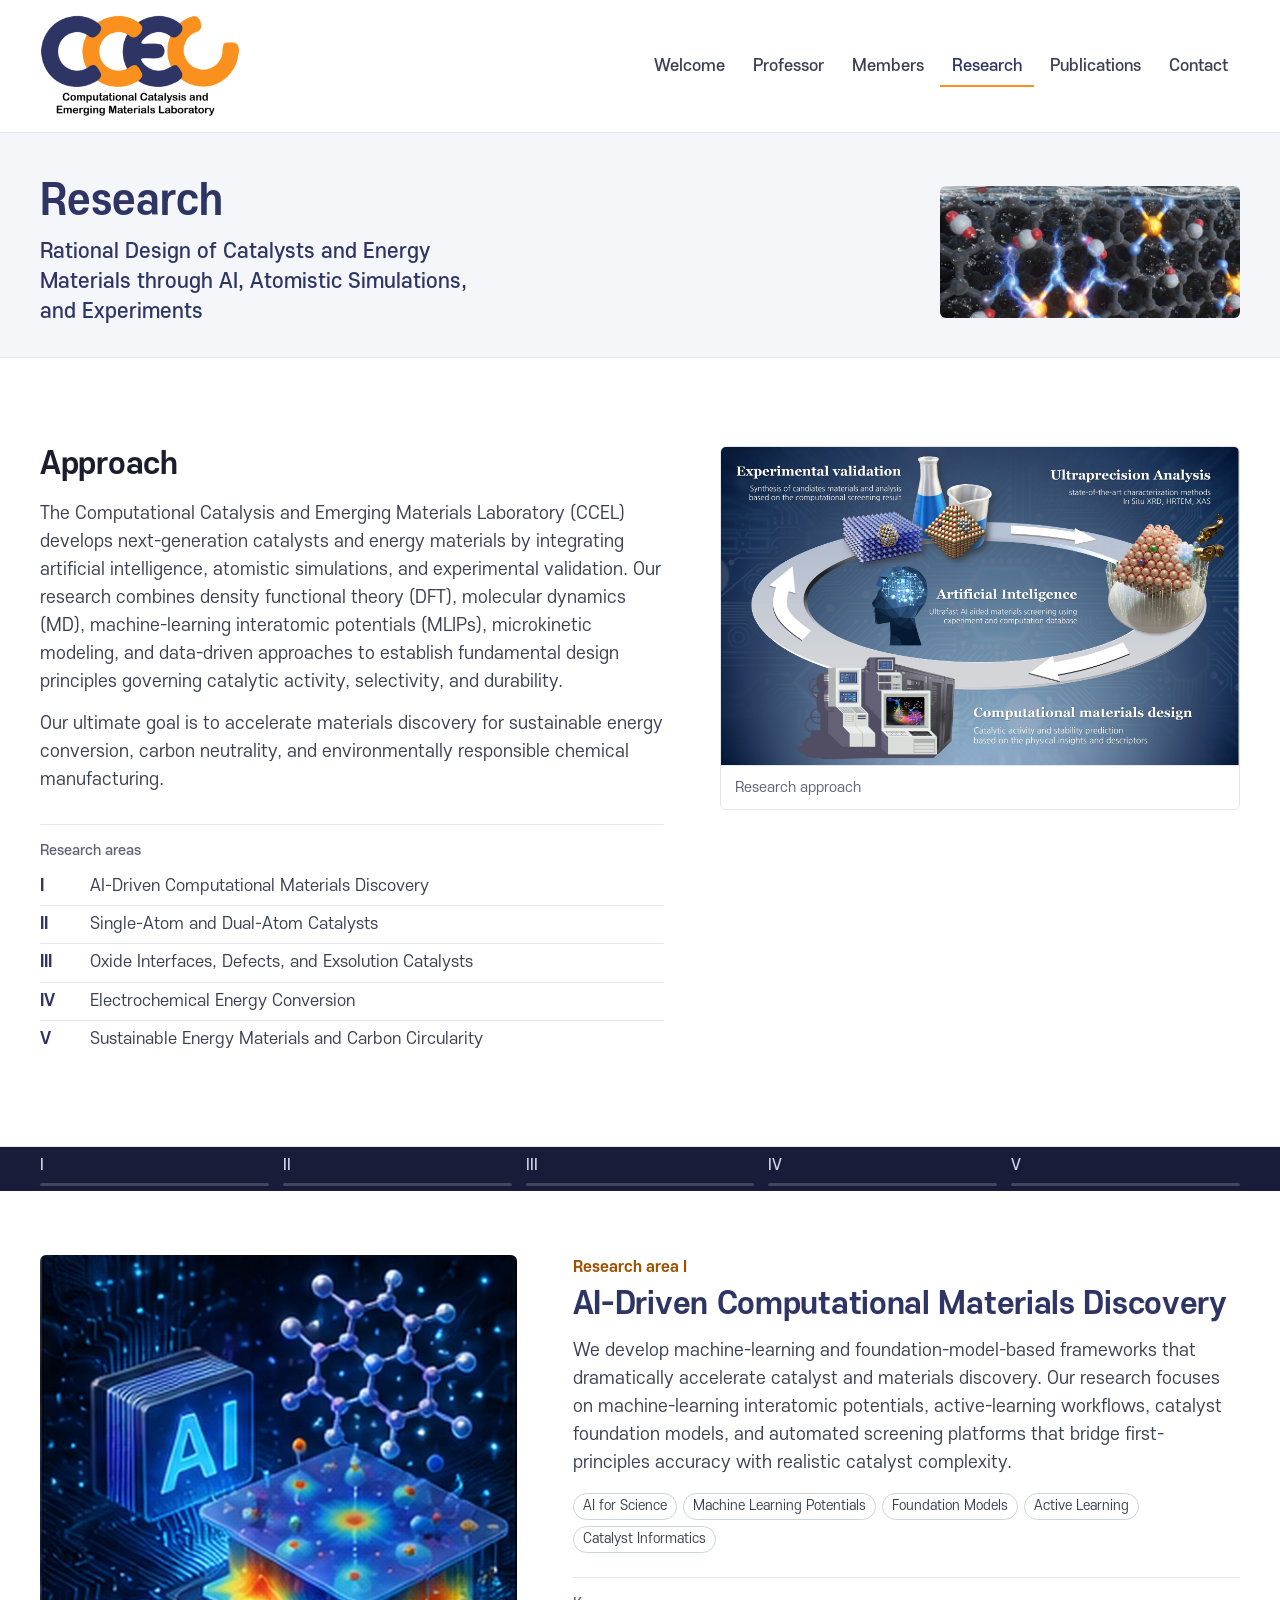
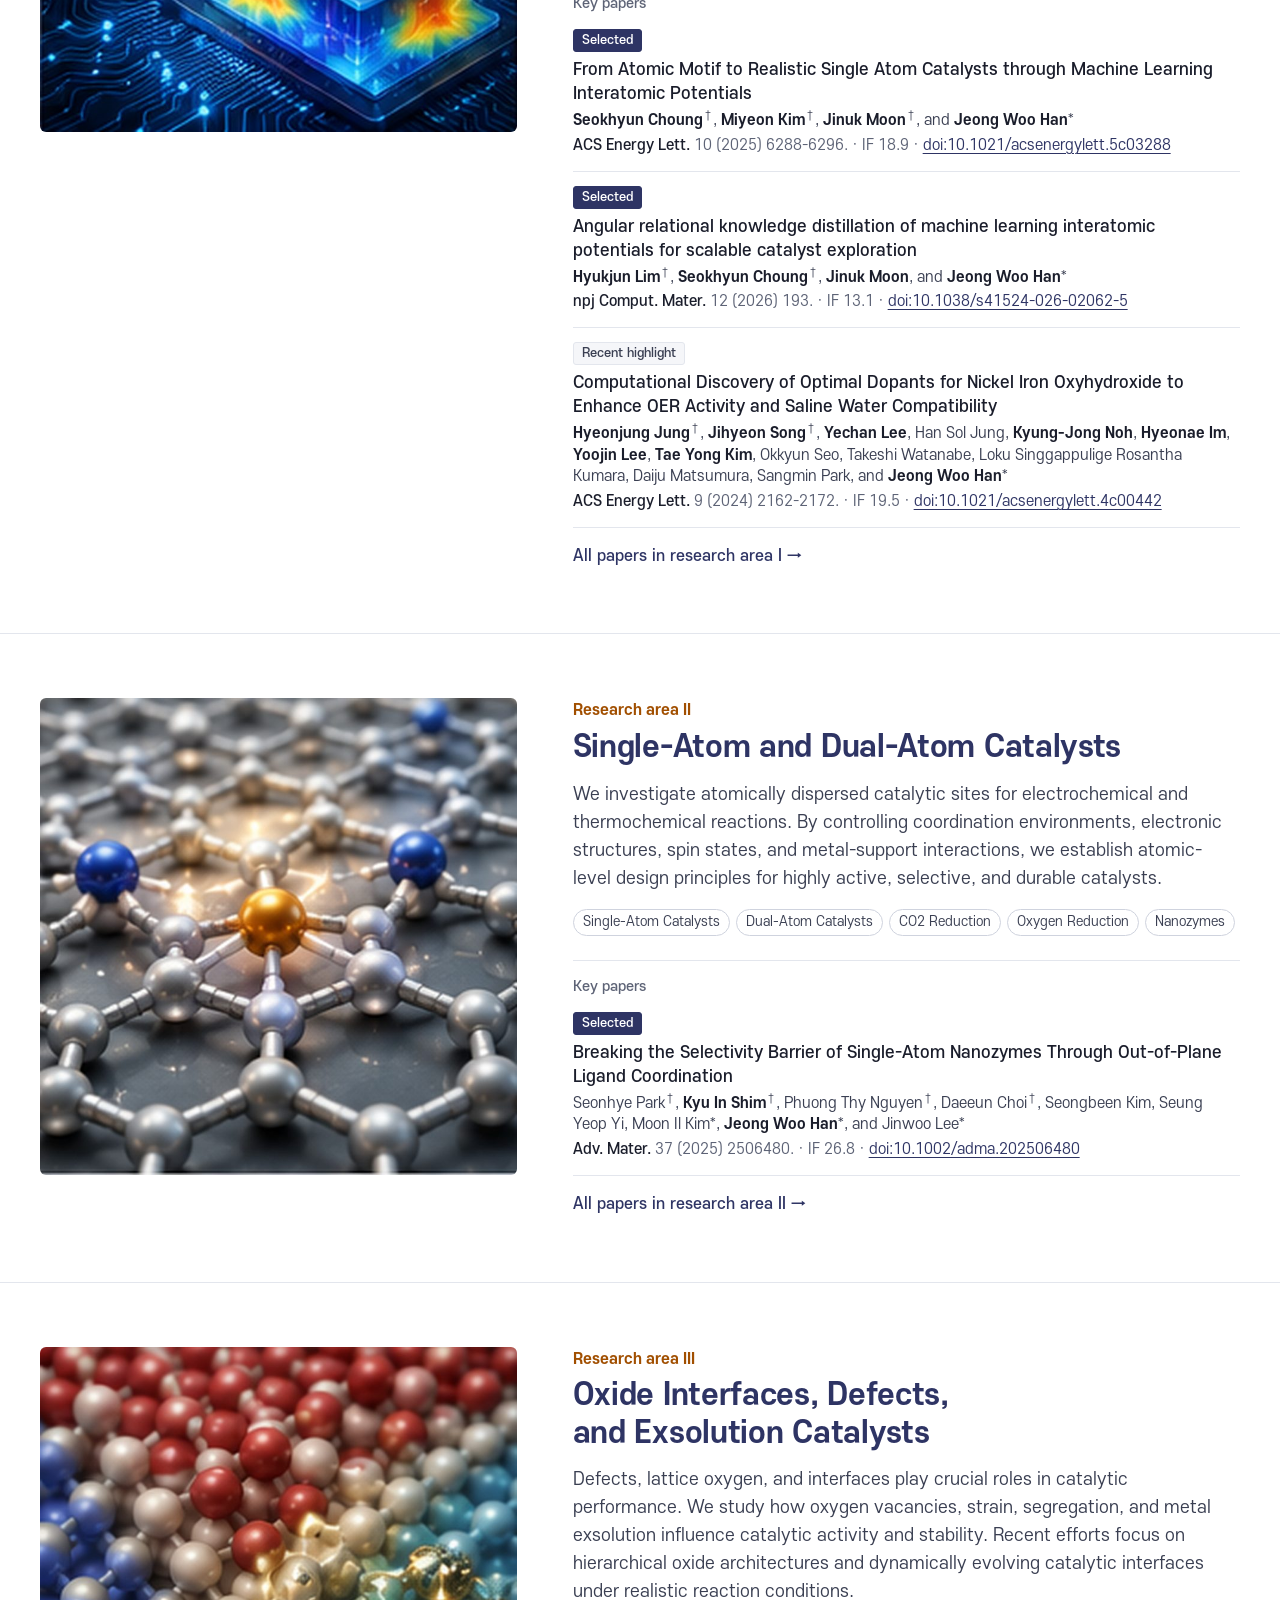
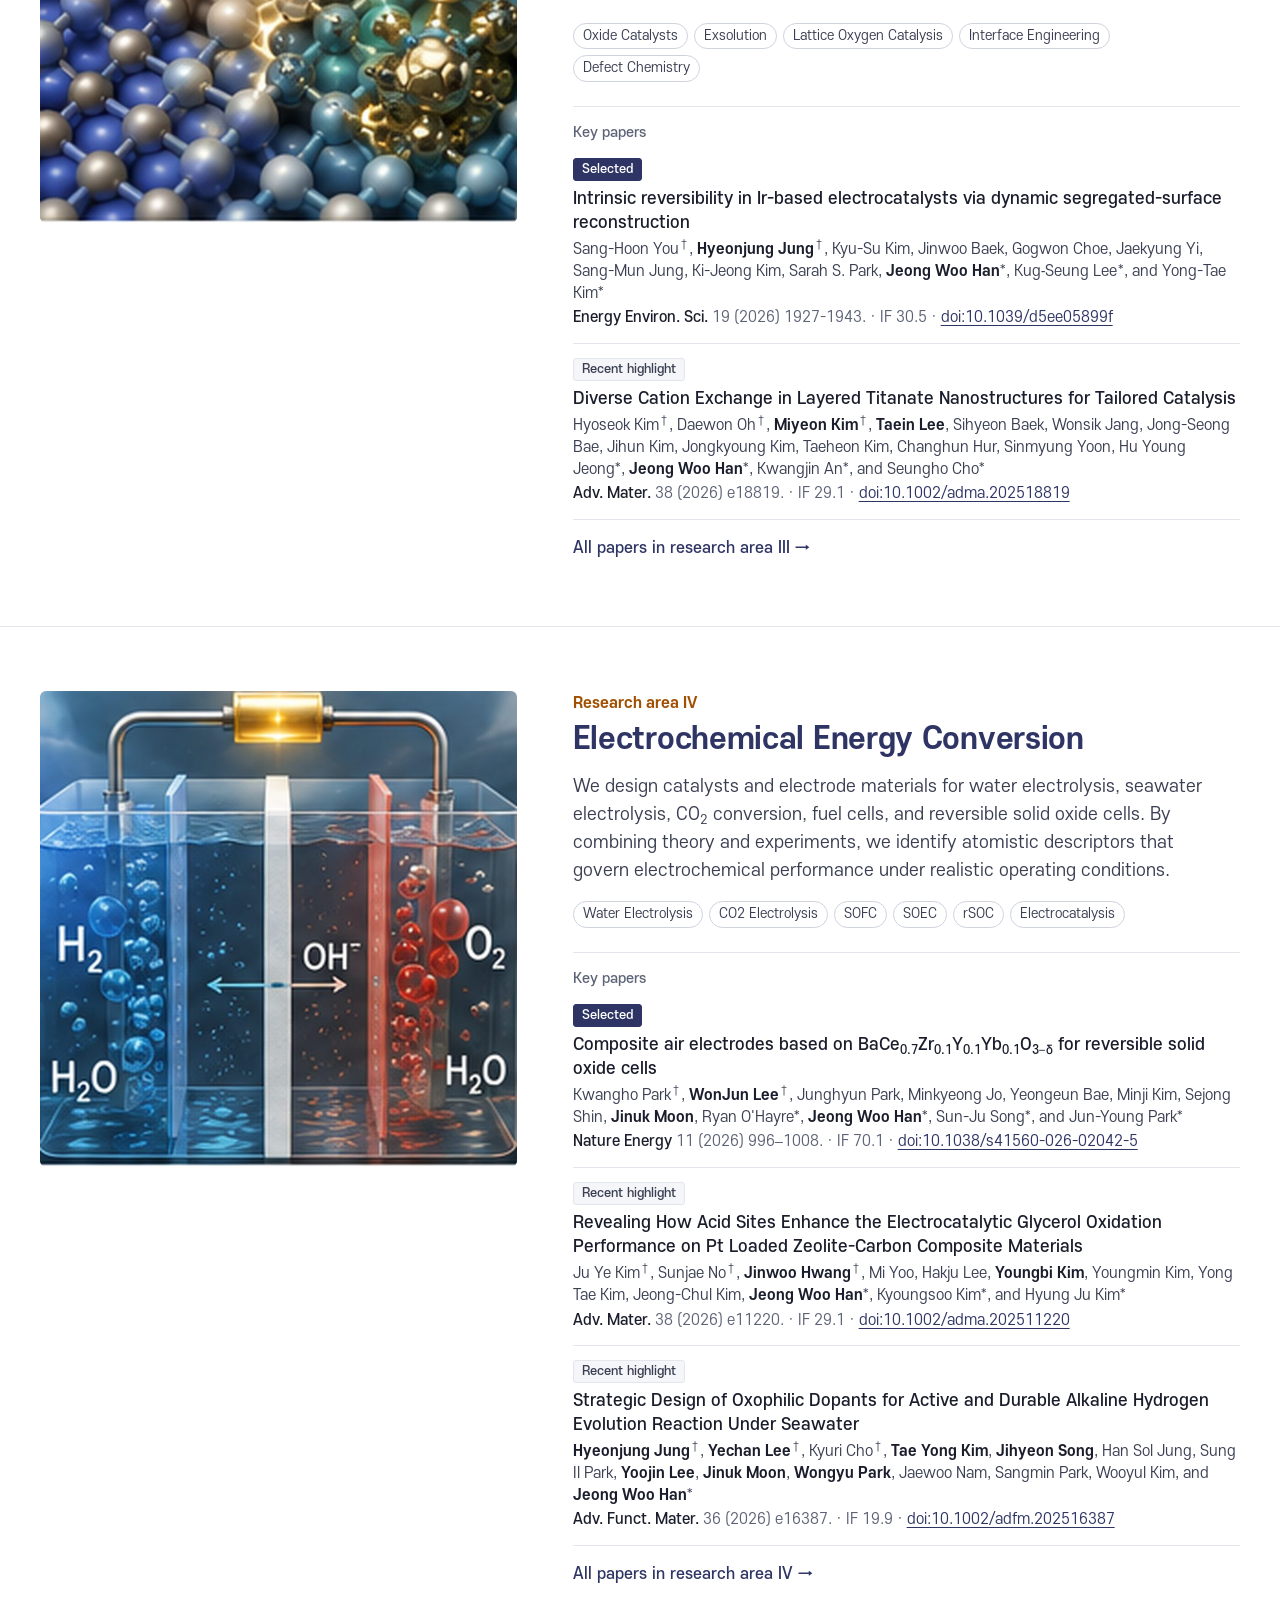
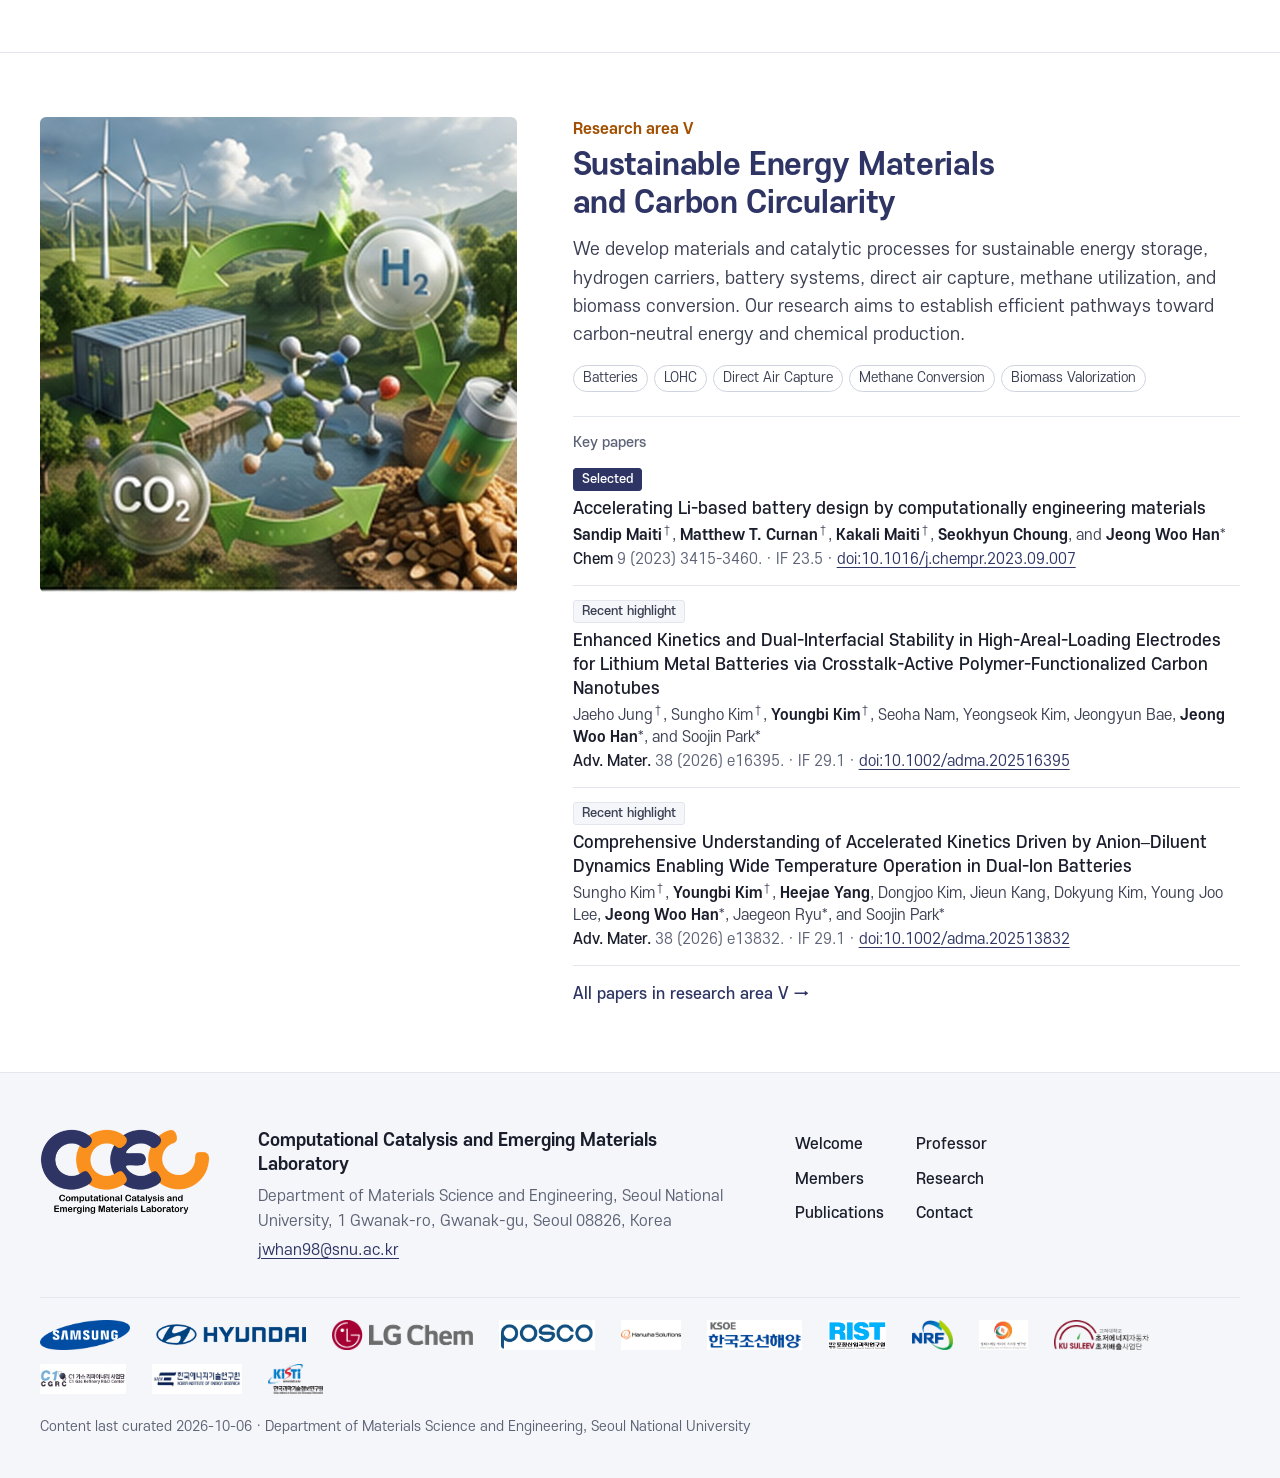
<file: research.html>
<!doctype html>
<html lang="en">
<head>
<meta name="robots" content="noindex, nofollow">
<meta charset="utf-8">
<meta name="viewport" content="width=device-width, initial-scale=1">
<title>Research · CCEL</title>
<link rel="stylesheet" href="_shared/brand/brand.css">
<link rel="stylesheet" href="css/site.css">
</head>
<body class="page-research">
<a class="skip" href="#main">Skip to content</a>

<header class="site-header" id="top">
  <div class="wrap header-inner">
    <a class="brand" href="index.html"><img class="ccel-logo" data-logo alt="CCEL" width="200" height="102"></a>
    <button class="nav-toggle" type="button" aria-expanded="false" aria-controls="site-nav">Menu</button>
    <nav class="site-nav" id="site-nav" aria-label="Main">
      <ul>
        <li><a href="index.html">Welcome</a></li>
        <li><a href="professor.html">Professor</a></li>
        <li><a href="members.html">Members</a></li>
        <li><a href="research.html" aria-current="page">Research</a></li>
        <li><a href="publications.html">Publications</a></li>
        <li><a href="contact.html">Contact</a></li>
      </ul>
    </nav>
  </div>
</header>
<div class="bar" id="bar" aria-hidden="true">
  <div class="wrap bar-inner">
    <a class="bar-brand" href="index.html"><img class="bar-logo" data-logo alt="CCEL" width="128" height="65"></a>
    <button class="nav-toggle" type="button" aria-expanded="false" aria-controls="bar-nav">Menu</button>
    <nav class="site-nav" id="bar-nav" aria-label="Main (compact)"><ul></ul></nav>
    <a class="bar-top" href="#top">↑ Top</a>
  </div>
</div>

<main id="main">
  <section class="page-head">
    <div class="wrap page-head-grid">
      <div>
        <h1>Research</h1>
        <p class="page-head-lede" id="research-headline"></p>
      </div>
      <div class="strip"><img id="strip-img" alt="" width="1280" height="560" decoding="async"></div>
    </div>
  </section>

  <section class="section research-intro" aria-labelledby="approach-title">
    <div class="wrap intro-grid">
      <div class="intro-text">
        <h2 class="section-title" id="approach-title">Approach</h2>
        <div id="research-intro"></div>
        <nav class="area-index" aria-labelledby="area-index-label">
          <h3 class="label" id="area-index-label">Research areas</h3>
          <ol id="area-index"></ol>
        </nav>
      </div>
      <figure class="intro-fig" id="research-fig"></figure>
    </div>
  </section>

  <section class="areas" id="areas" aria-label="Research areas I to V">
    <div class="area-bar" id="area-bar"></div>
    <div class="area-list" id="area-list"></div>
  </section>
</main>

<footer class="site-footer"><div class="wrap" id="footer-body"></div></footer>

<noscript><p class="wrap" style="padding:24px 0">This page renders from the lab's data file and needs JavaScript.</p></noscript>
<script src="_shared/content.js"></script>
<script src="js/common.js"></script>
<script src="js/research.js"></script>
</body>
</html>
</file>
<file: _shared/brand/brand.css>
/* CCEL brand layer: shared by every candidate and the final site.
   Font = S-CoreDream (에스코어 드림), the typeface the current ccel.snu.ac.kr already uses (class ks4 etc.).
   Self-hosted so the IIS site has no CDN dependency. Logo = ../img/logo2.png (data: CCEL.lab.logo), used as-is. */
@font-face { font-family: 'S-CoreDream'; font-weight: 300; font-style: normal; font-display: swap;
  src: url('fonts/S-CoreDream-3Light.woff') format('woff'); }
@font-face { font-family: 'S-CoreDream'; font-weight: 400; font-style: normal; font-display: swap;
  src: url('fonts/S-CoreDream-4Regular.woff') format('woff'); }
@font-face { font-family: 'S-CoreDream'; font-weight: 500; font-style: normal; font-display: swap;
  src: url('fonts/S-CoreDream-5Medium.woff') format('woff'); }
@font-face { font-family: 'S-CoreDream'; font-weight: 700; font-style: normal; font-display: swap;
  src: url('fonts/S-CoreDream-6Bold.woff') format('woff'); }
:root { --ccel-font: 'S-CoreDream', 'Noto Sans KR', 'Apple SD Gothic Neo', 'Malgun Gothic', sans-serif; }

/* Official logo, unaltered. Put it on .ccel-logo-plate when the header background is dark. */
.ccel-logo { display: block; height: auto; width: 200px; max-width: 100%; }
.ccel-logo-plate { display: inline-block; background: #fff; border-radius: 6px; padding: 6px 10px; line-height: 0; }
@media (max-width: 768px) { .ccel-logo { width: 160px; } }
</file>
<file: css/site.css>
/* CCEL candidate s2-chapters: "Research chapters".
   White journal page, logo navy as ink, logo orange only as a non-text accent on white.
   One scroll-driven moment: the research stage (a navy figure column that scrubs each area's
   frame sequence while the area's chapter panel is pinned beside it). Everything else is still. */

:root {
  --ink: #1a1d2b;
  --ink-2: #3a3f52;
  --muted: #5d6376;
  --line: #e3e6ed;
  --line-2: #cfd3de;
  --paper: #ffffff;
  --tint: #f5f6f9;
  --navy: #2e3464;          /* logo navy */
  --navy-deep: #191c38;     /* stage column */
  --navy-ink: #c9cce0;      /* secondary text on navy-deep (10:1) */
  --orange: #fa901e;        /* logo orange: bars, markers, text on navy only */
  --orange-ink: #a14f00;    /* orange text on white (5.8:1) */
  --wrap: 1200px;
  --pad: 40px;
  --bar-h: 76px;            /* compact bar (logo 128px); sticky offsets read this */
  --mbar-h: 44px;           /* chapter bar in the stacked (narrow) stage */
  --radius: 6px;
}
@media (max-width: 899.98px) {
  :root { --pad: 20px; --bar-h: 68px; }
}

*, *::before, *::after { box-sizing: border-box; }
html { -webkit-text-size-adjust: 100%; scroll-padding-top: calc(var(--bar-h) + 12px); }
body {
  margin: 0; background: var(--paper); color: var(--ink);
  font-family: var(--ccel-font); font-size: 17px; line-height: 1.65; font-weight: 400;
  -webkit-font-smoothing: antialiased; word-break: keep-all; overflow-wrap: break-word;
}
[hidden] { display: none !important; }
h1, h2, h3, h4, p, ol, ul, figure, dl, dd { margin: 0; }
ol, ul { padding: 0; list-style: none; }
img { max-width: 100%; height: auto; display: block; }
a { color: var(--navy); text-decoration-thickness: 1px; text-underline-offset: 3px; }
a:hover { color: var(--ink); }
:focus-visible { outline: 2px solid var(--orange); outline-offset: 2px; border-radius: 2px; }
button, input, select { font: inherit; color: inherit; }
sub, sup { line-height: 0; font-size: 0.72em; }
b, strong { font-weight: 700; }

.wrap { max-width: calc(var(--wrap) + 2 * var(--pad)); margin: 0 auto; padding: 0 var(--pad); }
.skip { position: absolute; left: -9999px; top: 8px; z-index: 100; background: var(--navy); color: #fff; padding: 8px 14px; }
.skip:focus { left: 8px; }
.visually-hidden { position: absolute !important; width: 1px; height: 1px; overflow: hidden; clip: rect(0 0 0 0); white-space: nowrap; }

/* ---------- header (static, full logo) ---------- */
.site-header { border-bottom: 1px solid var(--line); background: var(--paper); position: relative; z-index: 30; }
.header-inner { display: flex; align-items: center; justify-content: space-between; gap: 24px; min-height: 132px; padding-top: 14px; padding-bottom: 14px; }
.brand { display: block; line-height: 0; flex: none; }
.brand img { aspect-ratio: 1304 / 664; }
.site-nav ul { display: flex; gap: 4px; flex-wrap: wrap; justify-content: flex-end; }
.site-nav a { display: block; padding: 8px 12px; font-size: 16px; font-weight: 500; color: var(--ink-2); text-decoration: none; border-radius: 4px; }
.site-nav a:hover { color: var(--navy); background: var(--tint); }
.site-nav a[aria-current="page"] { color: var(--navy); box-shadow: inset 0 -2px 0 var(--orange); border-radius: 0; }
.nav-toggle { display: none; border: 1px solid var(--line-2); background: var(--paper); border-radius: 4px; padding: 8px 14px; font-size: 15px; font-weight: 500; cursor: pointer; }

/* compact bar: appears once the header is out of view; official logo (scaled, aspect kept) + nav */
.bar {
  position: fixed; inset: 0 0 auto 0; height: var(--bar-h); z-index: 40;
  background: var(--paper); border-bottom: 1px solid var(--line);
  transform: translateY(-100%); visibility: hidden; transition: transform .2s ease, visibility 0s linear .2s;
}
.bar.is-on { transform: none; visibility: visible; transition: transform .2s ease; }
.bar-inner { height: 100%; display: flex; align-items: center; justify-content: space-between; gap: 16px; }
.bar-brand { display: block; line-height: 0; flex: none; }
.bar-logo { width: 128px; height: auto; aspect-ratio: 1304 / 664; }   /* official logo, unaltered, scaled to the bar */
.bar .site-nav { margin-left: auto; }
.bar-top { font-size: 14px; font-weight: 500; color: var(--muted); text-decoration: none; white-space: nowrap; padding-left: 14px; border-left: 1px solid var(--line); }
.bar-top:hover { color: var(--navy); }
.bar .site-nav a { padding: 6px 10px; font-size: 15px; }

@media (max-width: 899.98px) {
  .header-inner { min-height: 0; }
  .brand .ccel-logo { width: 160px; }
  .nav-toggle { display: inline-block; }
  .site-nav { display: none; position: absolute; left: 0; right: 0; top: 100%; background: var(--paper); border-bottom: 1px solid var(--line); box-shadow: 0 8px 20px rgba(26, 29, 43, .08); }
  .site-nav.is-open { display: block; }
  .site-nav ul { flex-direction: column; padding: 8px var(--pad) 14px; gap: 0; }
  .site-nav a { padding: 11px 4px; font-size: 17px; border-bottom: 1px solid var(--line); border-radius: 0; }
  .site-nav li:last-child a { border-bottom: 0; }
  .site-nav a[aria-current="page"] { box-shadow: none; color: var(--navy); font-weight: 700; }
  .bar .site-nav a { padding: 11px 4px; font-size: 17px; }
  .bar-logo { width: 120px; }
  .bar-top { display: none; }
}

/* ---------- type ---------- */
.eyebrow { font-size: 15px; font-weight: 500; color: var(--muted); }
.section { padding: 88px 0; }
.section + .section { border-top: 1px solid var(--line); }
.section-head { display: flex; align-items: baseline; justify-content: space-between; gap: 16px 32px; flex-wrap: wrap; margin-bottom: 32px; }
.section-title { font-size: 30px; line-height: 1.25; font-weight: 700; color: var(--ink); letter-spacing: -0.01em; }
.section-sub { font-size: 16px; color: var(--muted); max-width: 64ch; }
.more { font-size: 16px; font-weight: 500; white-space: nowrap; }
.label { font-size: 14px; font-weight: 500; color: var(--muted); }
@media (max-width: 767.98px) {
  .section { padding: 60px 0; }
  .section-title { font-size: 25px; }
}

/* ---------- hero (static, short): lab name, identity line, one art-only poster ---------- */
.hero { padding: 52px 0 64px; }
.hero h1 { font-size: 46px; line-height: 1.18; font-weight: 700; letter-spacing: -0.015em; color: var(--navy); margin-top: 12px; max-width: 24ch; text-wrap: balance; }
.hero-grid { display: grid; grid-template-columns: minmax(0, 5fr) minmax(0, 7fr); gap: 56px; margin-top: 36px; align-items: stretch; }
.hero-text { display: flex; flex-direction: column; justify-content: center; gap: 30px; }
.lede { font-size: 20px; line-height: 1.6; color: var(--ink); }
.hero-next { align-self: flex-start; font-size: 16px; font-weight: 500; text-decoration: none; padding: 10px 0; border-top: 2px solid var(--orange); }
.hero-next:hover { text-decoration: underline; }
.num { font-weight: 700; color: var(--navy); font-variant-numeric: tabular-nums; }
.hero-fig { position: relative; aspect-ratio: 16 / 9; background: var(--navy-deep); border-radius: var(--radius); overflow: hidden; }
.hero-fig img { width: 100%; height: 100%; object-fit: cover; }
@media (max-width: 959.98px) {
  .hero-grid { grid-template-columns: 1fr; gap: 24px; }
  .hero-fig { order: -1; }
}
@media (max-width: 767.98px) {
  .hero { padding: 30px 0 40px; }
  .hero h1 { font-size: 30px; line-height: 1.22; }
  .lede { font-size: 18px; }
}

/* ---------- research intro (research.html) ---------- */
.intro-grid { display: grid; grid-template-columns: minmax(0, 6fr) minmax(0, 5fr); gap: 56px; align-items: start; }
.intro-text .section-title { margin-bottom: 16px; }
.intro-text p + p { margin-top: 14px; }
.intro-text p { color: var(--ink-2); max-width: 68ch; }
.intro-fig { border: 1px solid var(--line); border-radius: var(--radius); overflow: hidden; background: var(--tint); }
.intro-fig img { width: 100%; height: auto; aspect-ratio: 3646 / 2240; object-fit: cover; }
.intro-fig figcaption { font-size: 14px; color: var(--muted); padding: 10px 14px; border-top: 1px solid var(--line); background: var(--paper); }
.area-index { margin-top: 30px; border-top: 1px solid var(--line); padding-top: 14px; }
.area-index ol { margin-top: 6px; }
.area-index a { display: grid; grid-template-columns: 2.6em 1fr; gap: 8px; padding: 7px 0; text-decoration: none; color: var(--ink-2); font-size: 16px; line-height: 1.45; border-bottom: 1px solid var(--line); }
.area-index li:last-child a { border-bottom: 0; }
.area-index a:hover { color: var(--navy); }
.area-index a:hover .ttl { text-decoration: underline; text-underline-offset: 3px; }
@media (max-width: 959.98px) { .intro-grid { grid-template-columns: 1fr; gap: 28px; } }

/* ---------- research stage (landing) ---------- */
/* split (>=960px): navy figure column pinned left, one short chapter panel at a time pinned on the right.
   A landing chapter shows only the area visual, its title and one line; the full chapter is on research.html. */
.research-stage { border-top: 1px solid var(--line); }
.stage-mhead { display: none; }
.stage { position: relative; display: grid; grid-template-columns: minmax(0, 1fr) minmax(0, 1fr); }
.stage-aside { background: var(--navy-deep); color: #fff; position: relative; }
.stage-pin { position: sticky; top: var(--bar-h); height: calc(100vh - var(--bar-h)); display: flex; flex-direction: column; justify-content: center; align-items: center; gap: 18px; padding: 28px clamp(28px, 4vw, 64px); }
.stage-pin > * { width: var(--plate-w, 100%); max-width: 100%; }
.stage-head { display: flex; align-items: baseline; justify-content: space-between; gap: 16px; }
.stage-title { font-size: 18px; line-height: 1.3; font-weight: 700; color: #fff; }
.stage-head a { font-size: 15px; font-weight: 500; color: var(--navy-ink); text-decoration: none; white-space: nowrap; }
.stage-head a:hover { color: #fff; text-decoration: underline; }
.stage-plate { position: relative; aspect-ratio: var(--plate-ar, 1); border-radius: var(--radius); overflow: hidden; background: #0f1129; box-shadow: 0 0 0 1px rgba(255, 255, 255, .1); }
.layer { position: absolute; inset: 0; opacity: 0; transition: opacity .45s ease; }
.layer.is-front { opacity: 1; }
.layer img, .layer canvas, .ch-fig img, .ch-fig canvas { position: absolute; inset: 0; width: 100%; height: 100%; object-fit: cover; }

.chapter-nav ol { display: grid; grid-template-columns: repeat(var(--n, 5), minmax(0, 1fr)); gap: 10px; }
.chapter-nav a { display: block; text-decoration: none; color: var(--navy-ink); font-size: 15px; font-weight: 500; padding: 4px 0 8px; }
.chapter-nav a:hover { color: #fff; }
.chapter-nav .track { display: block; height: 3px; margin-top: 7px; background: rgba(255, 255, 255, .18); border-radius: 2px; overflow: hidden; }
.chapter-nav .fill { display: block; height: 100%; background: var(--orange); transform-origin: 0 50%; transform: scaleX(0); }
.chapter-nav .is-done .fill { transform: scaleX(1); background: rgba(255, 255, 255, .55); }
.chapter-nav [aria-current="step"] { color: #fff; }
.chapter-nav [aria-current="step"] .fill { transform: scaleX(var(--p, 0)); }

.chapters { padding: 0 max(var(--pad), calc((100vw - var(--wrap)) / 2)) 0 clamp(36px, 4.5vw, 72px); }
.chapter { position: relative; }
.ch-inner { min-height: 80vh; }   /* each clip scrubs over 80vh of native scroll */
/* the last chapter gets the half screen during which the pinned column is being released (stage total 450vh) */
@media (min-width: 960px) { html:not([data-stage="still"]) .chapter:last-child .ch-inner { min-height: 130vh; } }
.ch-fig { display: none; }
.ch-panel { position: sticky; top: calc(var(--bar-h) + 24px); padding: 28px 0 32px; max-width: 34em; }
.ch-num { font-size: 15px; font-weight: 700; color: var(--orange-ink); white-space: nowrap; }
.ch-title { font-size: 32px; line-height: 1.25; font-weight: 700; color: var(--navy); margin-top: 8px; letter-spacing: -0.01em; text-wrap: balance; }
.ch-line { margin-top: 14px; color: var(--ink-2); font-size: 18px; line-height: 1.6; }
.ch-more { margin-top: 18px; font-size: 15.5px; font-weight: 500; }
.ch-more a { text-decoration: none; }
.ch-more a:hover { text-decoration: underline; }
@media (min-width: 960px) and (max-width: 1199.98px) {
  .ch-title { font-size: 27px; }
  .ch-line { font-size: 17px; }
}

/* stacked (<960px): each chapter scrubs its own sequence in its own short sticky figure */
.stage-mbar { display: none; }
@media (max-width: 959.98px) {
  .stage-mhead { display: flex; align-items: baseline; justify-content: space-between; flex-wrap: wrap; gap: 6px 24px; padding-top: 44px; padding-bottom: 20px; }
  .stage { display: block; }
  .stage-aside { display: none; }
  .stage-mbar { display: block; position: sticky; top: var(--bar-h); z-index: 6; height: var(--mbar-h); background: var(--navy-deep); padding: 0 var(--pad); }
  .stage-mbar .chapter-nav { height: 100%; display: flex; align-items: center; }
  .stage-mbar .chapter-nav ol { width: 100%; gap: 8px; }
  .stage-mbar .chapter-nav a { padding: 6px 0 4px; font-size: 14px; }
  .stage-mbar .chapter-nav .track { margin-top: 5px; }
  .chapters { padding: 0; }
  .chapter { scroll-margin-top: calc(var(--mbar-h) - 12px); }
  .ch-inner { min-height: 0; padding-bottom: 40px; }
  .chapter + .chapter { border-top: 1px solid var(--line); }
  .ch-fig { display: block; position: sticky; top: calc(var(--bar-h) + var(--mbar-h)); z-index: 4; height: min(62vw, 34vh); background: var(--navy-deep); overflow: hidden; }
  .ch-panel { position: static; padding: 24px var(--pad) 0; max-width: none; }
  .ch-title { font-size: 24px; margin-top: 4px; }
  .ch-line { font-size: 16.5px; margin-top: 10px; }
  .ch-more { margin-top: 12px; }
}

/* reduced motion: no scrub, no pinning; small poster beside each chapter's title and line */
html[data-stage="still"] .stage-mhead { display: flex; align-items: baseline; justify-content: space-between; flex-wrap: wrap; gap: 6px 24px; padding-top: 56px; padding-bottom: 8px; }
html[data-stage="still"] .stage { display: block; }
html[data-stage="still"] .stage-aside, html[data-stage="still"] .stage-mbar { display: none; }
html[data-stage="still"] .chapters { padding: 0 0 40px; }
html[data-stage="still"] .chapter { padding: 24px 0; scroll-margin-top: 0; }
html[data-stage="still"] .chapter + .chapter { border-top: 0; }
html[data-stage="still"] .ch-inner { min-height: 0; padding-bottom: 0; max-width: calc(var(--wrap) + 2 * var(--pad)); margin: 0 auto; padding: 0 var(--pad); display: grid; grid-template-columns: 220px minmax(0, 1fr); gap: 36px; align-items: center; }
html[data-stage="still"] .ch-fig { display: block; position: relative; top: auto; height: auto; aspect-ratio: var(--plate-ar, 1); border-radius: var(--radius); background: var(--navy-deep); overflow: hidden; }
html[data-stage="still"] .ch-fig canvas { display: none; }
html[data-stage="still"] .ch-panel { position: static; padding: 0; max-width: 40em; }
html[data-stage="still"] .ch-title { font-size: 26px; }
@media (max-width: 599.98px) {
  html[data-stage="still"] .ch-inner { grid-template-columns: 1fr; gap: 16px; }
  html[data-stage="still"] .ch-fig { max-width: 260px; }
}
@media (prefers-reduced-motion: reduce) {
  .layer, .bar, .bar.is-on { transition: none; }
}

/* ---------- citations ---------- */
.cite { padding: 14px 0; border-bottom: 1px solid var(--line); }
.cite:last-child { border-bottom: 0; }
.cite-title { font-size: 16.5px; line-height: 1.45; font-weight: 500; color: var(--ink); }
.cite-title a { color: var(--ink); text-decoration: none; }
.cite-title a:hover { color: var(--navy); text-decoration: underline; }
.cite-authors { font-size: 14.5px; line-height: 1.5; color: var(--ink-2); margin-top: 4px; }
.cite-authors b { color: var(--ink); }
.cite-source { font-size: 14.5px; line-height: 1.5; color: var(--muted); margin-top: 3px; }
.cite-source .jr { color: var(--ink); font-weight: 500; }
.cite-source a { color: var(--navy); }
.cite-note { font-size: 13.5px; line-height: 1.45; color: var(--orange-ink); margin-top: 5px; font-weight: 500; }
.tags { display: inline-flex; flex-wrap: wrap; gap: 6px; margin-bottom: 6px; vertical-align: middle; }
.tag { display: inline-block; font-size: 12.5px; line-height: 1.2; font-weight: 500; padding: 3px 8px; border-radius: 3px; background: var(--tint); color: var(--ink-2); border: 1px solid var(--line); white-space: nowrap; }
.tag.area { background: #eef0f8; color: var(--navy); border-color: #dadff0; white-space: normal; text-align: left; }
.tag.pin { background: var(--navy); color: #fff; border-color: var(--navy); }
.tag.status { background: #fff7ee; color: var(--orange-ink); border-color: #f4d9bb; }
.prov { font-size: 12px; color: var(--muted); border-bottom: 1px dotted var(--muted); cursor: help; margin-left: 2px; }

/* ---------- selected publications ---------- */
/* landing: compact list (area tag, title, one journal line with the DOI), as on the current Welcome page */
.sel-list { display: grid; grid-template-columns: repeat(2, minmax(0, 1fr)); gap: 0 56px; counter-reset: sel; }
.sel-list > li { display: grid; grid-template-columns: 2.2em minmax(0, 1fr); column-gap: 8px; align-items: start; padding: 18px 0 20px; border-top: 1px solid var(--line); }
.sel-list > li::before { counter-increment: sel; content: counter(sel, decimal-leading-zero); font-size: 15px; line-height: 1.6; font-weight: 700; color: var(--orange-ink); }
.sel-body { min-width: 0; }
.sel-list .tags { display: flex; margin-bottom: 6px; }
.sel-title { font-size: 16.5px; line-height: 1.45; font-weight: 500; }
.sel-title a { color: var(--ink); text-decoration: none; }
.sel-title a:hover { color: var(--navy); text-decoration: underline; }
.sel-src { margin-top: 5px; font-size: 14.5px; line-height: 1.5; color: var(--muted); }
.sel-src a { overflow-wrap: anywhere; }
.sel-src .jr { color: var(--ink); font-weight: 500; }
@media (max-width: 899.98px) { .sel-list { grid-template-columns: 1fr; } }

/* publications.html "Selected" view: full citations */
.pin-list { display: grid; grid-template-columns: repeat(2, minmax(0, 1fr)); gap: 0 48px; counter-reset: pin; }
.pin-list > li { display: grid; grid-template-columns: 2.2em minmax(0, 1fr); gap: 8px; padding: 18px 0; border-top: 1px solid var(--line); }
.pin-list > li::before { counter-increment: pin; content: counter(pin, decimal-leading-zero); font-size: 15px; font-weight: 700; color: var(--orange-ink); padding-top: 2px; }
.pin-list .cite { padding: 0; border: 0; }
.pin-with-cover { display: grid; grid-template-columns: minmax(0, 1fr) 84px; gap: 16px; align-items: start; }
.cover-thumb { display: block; border: 1px solid var(--line); border-radius: 3px; overflow: hidden; background: var(--tint); }
.cover-thumb img { width: 100%; height: auto; aspect-ratio: 3 / 4; object-fit: contain; background: #fff; }
.rules { margin-top: 26px; font-size: 14px; color: var(--muted); }
.rules summary { cursor: pointer; font-weight: 500; color: var(--navy); }
.rules p { margin-top: 8px; max-width: 90ch; }
@media (max-width: 899.98px) { .pin-list { grid-template-columns: 1fr; } }

/* ---------- recent highlights (cover cards, publications.html Selected view) ---------- */
.hl-grid { display: grid; grid-template-columns: repeat(2, minmax(0, 1fr)); gap: 36px 48px; }
.hl-card { display: grid; grid-template-columns: 120px minmax(0, 1fr); gap: 20px; align-items: start; }
.hl-card .cite { padding: 0; border: 0; }
.hl-card .cite-title { font-size: 16px; }
.hl-card .cite-authors, .hl-card .cite-source { font-size: 14px; }
.hl-card.no-cover { grid-template-columns: 1fr; }
@media (max-width: 699.98px) { .hl-grid { grid-template-columns: 1fr; gap: 28px; } .hl-card { grid-template-columns: 92px minmax(0, 1fr); gap: 14px; } }

/* ---------- people (members.html cards; the professor has professor.html) ---------- */
/* cards in a grid row share one height: keep icon rows on a common baseline at the card bottom */
.person .link-icons { margin-top: auto; padding-top: 6px; }
.people-grid { display: grid; grid-template-columns: repeat(auto-fill, minmax(200px, 1fr)); gap: 32px 28px; }
.person { display: flex; flex-direction: column; min-width: 0; }
.person-photo { width: 100%; aspect-ratio: 4 / 5; object-fit: cover; border-radius: var(--radius); background: var(--tint); }
.person-photo.empty { display: flex; align-items: center; justify-content: center; font-size: 30px; font-weight: 700; color: var(--navy); background: #eef0f8; }
.person h4 { font-size: 17px; line-height: 1.35; margin-top: 12px; color: var(--ink); }
.person .note { display: block; font-size: 13.5px; font-weight: 400; color: var(--muted); margin-top: 2px; }
.person .ra { font-size: 14.5px; color: var(--ink-2); margin-top: 4px; line-height: 1.45; }
.type { display: inline-block; align-self: flex-start; font-size: 12.5px; font-weight: 500; margin-top: 6px; padding: 2px 8px; border-radius: 3px; }
.type.computational { background: #eef0f8; color: var(--navy); }
.type.experimental { background: #fff4e6; color: var(--orange-ink); }
/* personal links: icon only, rendered only when set; 32px tap target, first icon aligned with the text edge */
.link-icons { display: flex; flex-wrap: wrap; gap: 2px; margin: 6px 0 0 -7px; }
.link-icons a { display: inline-flex; align-items: center; justify-content: center; width: 32px; height: 32px; border-radius: 6px; color: var(--muted); }
.link-icons svg { display: block; width: 17px; height: 17px; }
.link-icons a:hover, .link-icons a:focus-visible { color: var(--orange-ink); background: #fff4e6; }
.link-icons a:focus-visible { outline: 2px solid var(--orange-ink); outline-offset: 1px; }
.subhead { font-size: 19px; font-weight: 700; color: var(--ink); margin: 36px 0 18px; display: flex; align-items: baseline; gap: 10px; }
.subhead .count { font-size: 15px; font-weight: 400; color: var(--muted); }
@media (max-width: 599.98px) {
  .people-grid { grid-template-columns: repeat(2, minmax(0, 1fr)); gap: 24px 14px; }
}

/* ---------- news | open position, about ---------- */
.two-col { display: grid; grid-template-columns: minmax(0, 1fr) minmax(0, 1fr); gap: 56px; }
.two-col .section-title { margin-bottom: 22px; }
.news-list li { padding: 14px 0 14px 22px; border-top: 1px solid var(--line); position: relative; color: var(--ink-2); }
.news-list li::before { content: ""; position: absolute; left: 2px; top: 25px; width: 8px; height: 8px; border-radius: 50%; background: var(--orange); }
.news-list time { display: block; font-size: 14px; color: var(--muted); }
.join-box { background: var(--tint); border: 1px solid var(--line); border-radius: var(--radius); padding: 28px 30px; }
.join-box p { color: var(--ink-2); }
.join-box .mail { margin-top: 18px; font-weight: 500; }
.about-grid { display: grid; grid-template-columns: minmax(0, 5fr) minmax(0, 7fr); gap: 56px; align-items: start; }
.about-name { margin-top: 16px; font-weight: 500; color: var(--navy); }
.about-affil { margin-top: 4px; font-size: 15.5px; color: var(--muted); }
.about-more { margin-top: 18px; font-size: 16px; font-weight: 500; }
.about-ko { color: var(--ink-2); font-size: 17px; line-height: 1.85; max-width: 44em; }
@media (max-width: 899.98px) { .two-col, .about-grid { grid-template-columns: 1fr; gap: 44px; } .about-grid { gap: 18px; } }
@media (max-width: 599.98px) { .join-box { padding: 22px 20px; } }

/* ---------- footer: lab, address, email and the six nav links (full contact details: contact.html) ---------- */
.site-footer { background: var(--tint); border-top: 1px solid var(--line); padding: 56px 0 40px; font-size: 15px; color: var(--muted); }
.foot-grid { display: grid; grid-template-columns: auto minmax(0, 1.1fr) minmax(0, 1fr); gap: 24px 48px; align-items: start; }
.foot-grid .ccel-logo { width: 170px; }
.foot-title { font-size: 17px; line-height: 1.4; font-weight: 700; color: var(--ink); margin-bottom: 8px; }
.foot-grid p + p { margin-top: 4px; }
.foot-nav ul { display: grid; grid-template-columns: repeat(2, max-content); gap: 4px 32px; }
.foot-nav a { display: inline-block; padding: 3px 0; color: var(--ink); font-weight: 500; text-decoration: none; }
.foot-nav a:hover { color: var(--navy); text-decoration: underline; }
.sponsors { display: flex; flex-wrap: wrap; align-items: center; gap: 14px 26px; margin-top: 34px; padding-top: 22px; border-top: 1px solid var(--line); }
.sponsors img { height: 30px; width: auto; max-width: 150px; object-fit: contain; }
.foot-small { margin-top: 22px; font-size: 13.5px; }
@media (max-width: 1099.98px) { .foot-grid { grid-template-columns: auto minmax(0, 1fr); } .foot-nav { grid-column: 2; } }
@media (max-width: 599.98px) {
  .foot-grid { grid-template-columns: 1fr; gap: 18px; }
  .foot-nav { grid-column: auto; }
  .sponsors img { height: 24px; max-width: 120px; }
}

/* ---------- inner pages ---------- */
.page-head { padding: 44px 0 30px; border-bottom: 1px solid var(--line); background: linear-gradient(var(--tint), var(--tint)) no-repeat; }
.page-head-grid { display: grid; grid-template-columns: minmax(0, 1fr) 300px; gap: 40px; align-items: center; }
.page-head h1 { font-size: 40px; line-height: 1.2; color: var(--navy); font-weight: 700; }
.page-head p { margin-top: 10px; color: var(--ink-2); }
.page-head .page-head-lede { font-size: 20px; line-height: 1.5; font-weight: 500; color: var(--navy); max-width: 36ch; margin-top: 12px; }
.page-head .strip { aspect-ratio: 16 / 7; border-radius: var(--radius); overflow: hidden; background: var(--navy-deep); }
.page-head .strip img { width: 100%; height: 100%; object-fit: cover; }
.tabs { display: flex; gap: 4px; flex-wrap: wrap; margin-top: 26px; }
.tabs a { padding: 9px 16px; border: 1px solid var(--line-2); border-radius: 4px; text-decoration: none; font-size: 15.5px; font-weight: 500; color: var(--ink-2); background: var(--paper); }
.tabs a[aria-current="true"] { background: var(--navy); border-color: var(--navy); color: #fff; }
@media (max-width: 767.98px) {
  .page-head-grid { grid-template-columns: 1fr; gap: 20px; }
  .page-head .strip { display: none; }
  .page-head h1 { font-size: 30px; }
}

/* publications page */
.controls { display: grid; grid-template-columns: minmax(0, 2.2fr) repeat(3, minmax(0, 1fr)) auto; gap: 10px; align-items: end; padding: 22px 0 6px; }
.controls label { display: block; font-size: 13.5px; color: var(--muted); margin-bottom: 4px; font-weight: 500; }
.controls input[type="search"], .controls select { width: 100%; height: 42px; border: 1px solid var(--line-2); border-radius: 4px; padding: 0 12px; background: var(--paper); font-size: 15.5px; }
.controls .check { display: flex; align-items: center; gap: 8px; height: 42px; font-size: 15px; color: var(--ink-2); white-space: nowrap; }
.result-line { font-size: 15px; color: var(--muted); padding: 10px 0 0; }
.year-group { margin-top: 26px; }
.year-head { position: sticky; top: var(--bar-h); z-index: 3; background: var(--paper); display: flex; align-items: baseline; gap: 12px; padding: 10px 0; border-bottom: 2px solid var(--navy); }
.year-head h2 { font-size: 24px; color: var(--navy); font-weight: 700; }
.year-head span { font-size: 15px; color: var(--muted); }
.pub { display: grid; grid-template-columns: 3.4em minmax(0, 1fr); gap: 10px; padding: 16px 0; border-bottom: 1px solid var(--line); }
.pub-no { font-size: 14px; color: var(--muted); padding-top: 2px; font-variant-numeric: tabular-nums; }
.pub .cite { padding: 0; border: 0; }
.cover-grid { display: grid; grid-template-columns: repeat(auto-fill, minmax(170px, 1fr)); gap: 30px 22px; padding-top: 26px; }
.cover-card a.img { display: block; border: 1px solid var(--line); border-radius: 3px; overflow: hidden; background: #fff; }
.cover-card img { width: 100%; aspect-ratio: 3 / 4; object-fit: contain; }
.cover-card p { font-size: 13.5px; line-height: 1.45; color: var(--ink-2); margin-top: 8px; }
.cover-card .jr { color: var(--muted); display: block; margin-top: 2px; }
.empty-state { padding: 40px 0; color: var(--muted); }
@media (max-width: 899.98px) {
  .controls { grid-template-columns: 1fr 1fr; }
  .controls .search { grid-column: 1 / -1; }
}
@media (max-width: 599.98px) {
  .pub { grid-template-columns: 1fr; gap: 2px; }
  .cover-grid { grid-template-columns: repeat(2, minmax(0, 1fr)); gap: 22px 14px; }
}

/* members page: current members first; the Alumni view sits behind a switch beside the group buttons */
html[data-view="alumni"] #members, html:not([data-view="alumni"]) #alumni,
html[data-view="alumni"] #jumps-members, html:not([data-view="alumni"]) #jumps-alumni { display: none; }
.people-head { padding-bottom: 0; }
.page-head .prof-link { font-size: 15.5px; color: var(--muted); margin-top: 6px; }
.prof-link a { font-weight: 500; }
.view-bar { padding-top: 28px; padding-bottom: 24px; }
.view-row { display: flex; flex-wrap: wrap; align-items: center; gap: 12px 18px; }
.view-switch { display: inline-flex; flex: none; border: 1px solid var(--navy); border-radius: 5px; overflow: hidden; background: var(--paper); }
.view-switch a { display: inline-flex; align-items: baseline; justify-content: center; gap: 8px; padding: 10px 18px; font-size: 16px; font-weight: 700; color: var(--navy); text-decoration: none; }
.view-switch a + a { border-left: 1px solid var(--navy); }
.view-switch a:hover { background: #eef0f8; }
.view-switch a[aria-current="true"] { background: var(--navy); color: #fff; }
.view-switch .n { font-size: 14px; font-weight: 400; }
.group-jumps { display: flex; flex-wrap: wrap; gap: 6px; padding-left: 18px; border-left: 1px solid var(--line-2); }
.group-jumps a { padding: 8px 14px; border: 1px solid var(--line-2); border-radius: 4px; text-decoration: none; font-size: 15px; font-weight: 500; color: var(--ink-2); background: var(--paper); }
.group-jumps a:hover { border-color: var(--navy); color: var(--navy); }
/* research-type legend = filter; the two type buttons wear the same colours as the card badges */
.filter-row { display: flex; align-items: center; gap: 6px; flex-wrap: wrap; margin-top: 16px; }
.filter-label { font-size: 14px; font-weight: 500; color: var(--muted); margin-right: 6px; }
.filter-row button { border: 1px solid var(--line-2); background: var(--paper); border-radius: 4px; padding: 6px 13px; font-size: 14.5px; font-weight: 500; cursor: pointer; color: var(--ink-2); }
.filter-row button.computational { background: #eef0f8; color: var(--navy); border-color: #dadff0; }
.filter-row button.experimental { background: #fff4e6; color: var(--orange-ink); border-color: #f4d9bb; }
.filter-row .dot { display: inline-block; width: 8px; height: 8px; border-radius: 50%; margin-right: 7px; vertical-align: 1px; background: currentColor; }
.filter-row button[aria-pressed="true"] { background: var(--navy); color: #fff; border-color: var(--navy); }
.filter-row button.experimental[aria-pressed="true"] { background: var(--orange-ink); border-color: var(--orange-ink); }
.people-view .section-title { margin-bottom: 4px; }
.view-next { margin-top: 44px; padding-top: 18px; border-top: 1px solid var(--line); font-size: 16px; font-weight: 500; }
.person .deg { font-size: 13.5px; color: var(--muted); margin-top: 8px; line-height: 1.45; }
.person .deg li + li { margin-top: 3px; }
.person .contact { font-size: 13.5px; color: var(--muted); margin-top: 8px; line-height: 1.45; overflow-wrap: anywhere; }
.person .pos { font-size: 14.5px; line-height: 1.45; color: var(--ink); margin-top: 8px; }
.pos-label { display: block; font-size: 12.5px; font-weight: 500; color: var(--muted); }
.people-view { padding-top: 56px; }
@media (max-width: 479.98px) { .view-switch .n { display: none; } }   /* the counts are in the summary line above */
@media (max-width: 767.98px) {
  .people-view { padding-top: 40px; }
  .view-row { display: block; }
  .view-switch { display: flex; width: 100%; }
  .view-switch a { flex: 1 1 50%; align-items: center; padding: 11px 6px; white-space: nowrap; }
  .filter-row { margin-top: 14px; }
  .filter-label { flex-basis: 100%; margin: 0 0 2px; }
  .group-jumps { padding-left: 0; border-left: 0; margin-top: 12px; }
  .group-jumps a { padding: 7px 11px; font-size: 14.5px; }
}

/* ---------- professor page: the professor only ---------- */
.prof-head { padding: 48px 0 56px; background: var(--tint); border-bottom: 1px solid var(--line); }
.prof-grid { display: grid; grid-template-columns: 200px minmax(0, 1fr); gap: 48px; align-items: start; }
.prof-photo { width: 200px; height: auto; aspect-ratio: 413 / 531; object-fit: cover; border-radius: var(--radius); background: var(--paper); }
.prof-head h1 { font-size: 40px; line-height: 1.2; font-weight: 700; color: var(--navy); margin-top: 4px; }
.prof-pos { margin-top: 14px; }
.prof-pos li { font-size: 18px; line-height: 1.5; font-weight: 500; color: var(--ink); }
.prof-affil { margin-top: 4px; }
.prof-affil li { font-size: 17px; line-height: 1.55; color: var(--ink-2); }
.prof-contact { margin-top: 18px; padding-top: 16px; border-top: 1px solid var(--line-2); max-width: 46em; }
.prof-contact p { font-size: 17px; color: var(--ink); }
.prof-contact p + p { margin-top: 4px; }
.contact-dl > div { display: grid; grid-template-columns: 10em minmax(0, 1fr); gap: 4px 20px; padding: 10px 0; border-bottom: 1px solid var(--line-2); }
.contact-dl dt { font-size: 14.5px; font-weight: 500; color: var(--muted); padding-top: 1px; }
.contact-dl dd { color: var(--ink); overflow-wrap: anywhere; }
.prof-links { display: flex; flex-wrap: wrap; gap: 10px; margin-top: 22px; }
.btn-link { display: inline-flex; align-items: center; gap: 9px; padding: 9px 16px; border: 1px solid var(--navy); border-radius: 4px; background: var(--paper); color: var(--navy); font-size: 15.5px; font-weight: 500; text-decoration: none; }
.btn-link:hover { background: var(--navy); color: #fff; }
.btn-link svg { flex: none; }
.cv-sec { padding: 64px 0; }
.cv-sec + .cv-sec { border-top: 1px solid var(--line); }
.cv-grid { display: grid; grid-template-columns: 200px minmax(0, 1fr); gap: 48px; align-items: start; }
.cv-list > li { padding: 18px 0; border-top: 1px solid var(--line); }
.cv-list > li:first-child { border-top: 0; padding-top: 2px; }
.cv-org { font-size: 18px; line-height: 1.4; font-weight: 700; color: var(--ink); }
.cv-loc { font-size: 15.5px; font-weight: 400; color: var(--muted); }
.cv-roles { margin-top: 6px; }
.cv-roles > li { display: grid; grid-template-columns: minmax(0, 1fr) 12.5em; gap: 2px 24px; padding: 3px 0; }
.cv-role { font-size: 16.5px; color: var(--ink-2); }
.cv-date { font-size: 15px; line-height: 1.75; color: var(--muted); text-align: right; white-space: nowrap; font-variant-numeric: tabular-nums; }
.cv-note { grid-column: 1 / -1; font-size: 15px; line-height: 1.5; color: var(--muted); }
.cv-role b { font-weight: 700; color: var(--ink); }
.cv-service { margin-top: 8px; padding-top: 22px; border-top: 1px solid var(--line); }
.cv-subhead { font-size: 18px; line-height: 1.4; font-weight: 700; color: var(--ink); margin-bottom: 6px; }
@media (max-width: 899.98px) {
  .cv-grid { grid-template-columns: 1fr; gap: 16px; }
}
@media (max-width: 699.98px) {
  .prof-head { padding: 32px 0 40px; }
  .prof-grid { grid-template-columns: 1fr; gap: 22px; }
  .prof-photo { width: 150px; }
  .prof-head h1 { font-size: 30px; }
  .prof-pos li { font-size: 17px; }
  .prof-affil li { font-size: 16px; }
  .prof-contact p { font-size: 16px; }
  .cv-sec { padding: 44px 0; }
  .cv-roles > li { grid-template-columns: 1fr; gap: 0; padding: 5px 0; }
  .cv-date { text-align: left; line-height: 1.5; }
}

/* ---------- contact page: group photo and the contact details, like the current Contact Us ---------- */
.contact-head { padding: 40px 0 28px; }
.contact-sec { padding: 48px 0 88px; }
.contact-grid { display: grid; grid-template-columns: minmax(0, 7fr) minmax(0, 5fr); gap: 56px; align-items: start; }
.group-photo { border: 1px solid var(--line); border-radius: var(--radius); overflow: hidden; background: var(--tint); }
.group-photo img { width: 100%; height: auto; }
.contact-body .section-title { font-size: 26px; color: var(--navy); }
.contact-dl { margin-top: 20px; border-top: 1px solid var(--line-2); }
.contact-dl > div { grid-template-columns: minmax(0, 1fr); gap: 2px; padding: 12px 0; }   /* label above value: phone numbers stay on one line */
@media (max-width: 959.98px) {
  .contact-grid { grid-template-columns: 1fr; gap: 32px; }
}
@media (max-width: 767.98px) {
  .contact-sec { padding: 28px 0 60px; }
  .contact-body .section-title { font-size: 22px; }
}

/* research page: five areas, still figures, a sticky I-V bar under the compact header */
.areas { border-top: 1px solid var(--line); }
.area-bar { position: sticky; top: var(--bar-h); z-index: 6; height: var(--mbar-h); background: var(--navy-deep); }
.area-bar .wrap { height: 100%; display: flex; align-items: center; }
.area-bar .chapter-nav { width: 100%; }
.area-bar .chapter-nav ol { gap: 14px; }
.area-bar .chapter-nav a { padding: 6px 0 4px; font-size: 14.5px; }
.area-bar .chapter-nav .track { margin-top: 5px; }
.area-row { padding: 64px 0; scroll-margin-top: 4px; }
.area-row + .area-row { border-top: 1px solid var(--line); }
.area-grid { display: grid; grid-template-columns: minmax(0, 5fr) minmax(0, 7fr); gap: 56px; align-items: start; }
.area-fig { position: sticky; top: calc(var(--bar-h) + var(--mbar-h) + 28px); border-radius: var(--radius); overflow: hidden; background: var(--navy-deep); aspect-ratio: 1; }
.area-fig img { width: 100%; height: 100%; object-fit: cover; }
.area-title { font-size: 30px; line-height: 1.25; font-weight: 700; color: var(--navy); margin-top: 6px; letter-spacing: -0.01em; text-wrap: balance; }
.area-summary { margin-top: 14px; color: var(--ink-2); max-width: 66ch; }
.keywords { display: flex; flex-wrap: wrap; gap: 6px; margin-top: 16px; }
.keywords li { font-size: 13px; line-height: 1.3; padding: 4px 9px; border: 1px solid var(--line-2); border-radius: 999px; color: var(--ink-2); background: var(--paper); }
.area-papers { margin-top: 24px; border-top: 1px solid var(--line); }
.area-papers > .label { display: block; padding-top: 14px; }
.area-papers .cite:last-child { border-bottom: 1px solid var(--line); }
.area-row .ch-more { margin-top: 16px; }
@media (max-width: 959.98px) {
  .area-row { padding: 44px 0; }
  .area-grid { grid-template-columns: 1fr; gap: 24px; }
  .area-fig { position: relative; top: auto; max-width: 420px; }
  .area-title { font-size: 24px; }
  .area-bar .chapter-nav ol { gap: 8px; }
}
</file>
